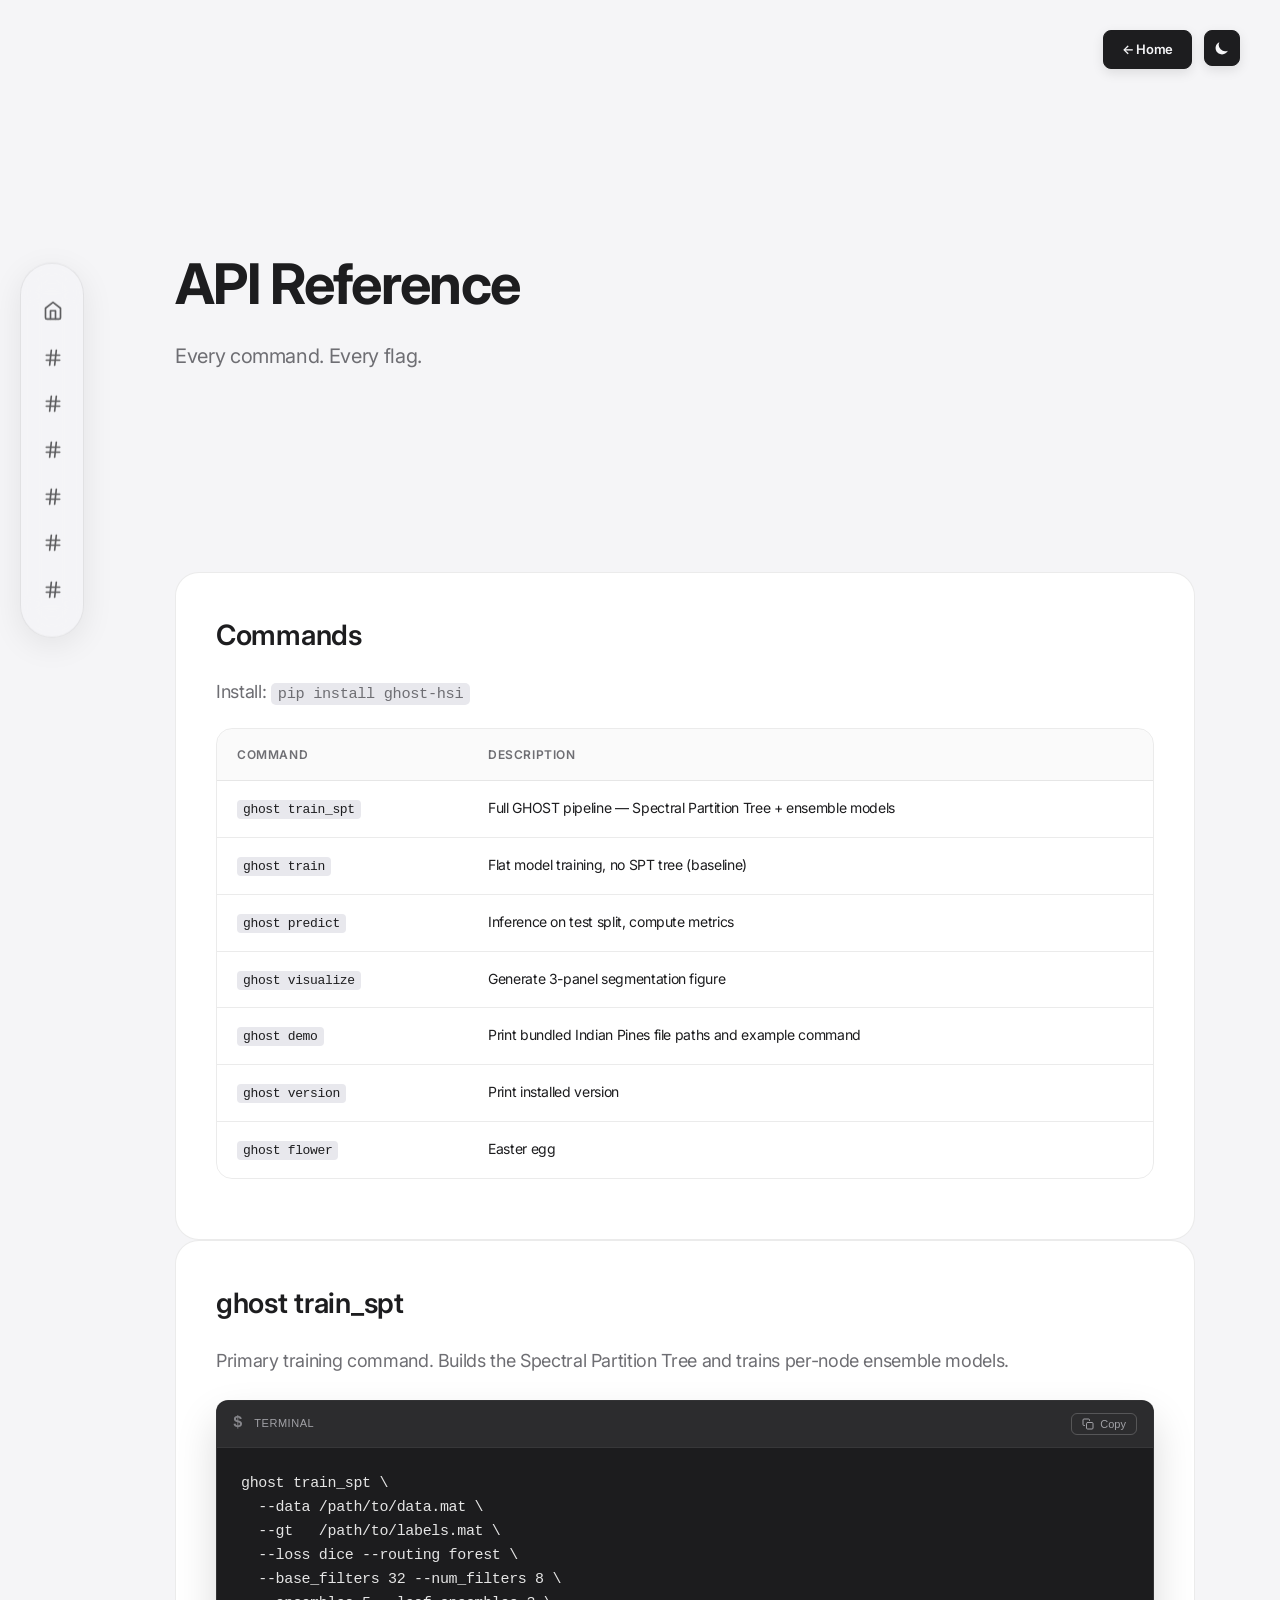
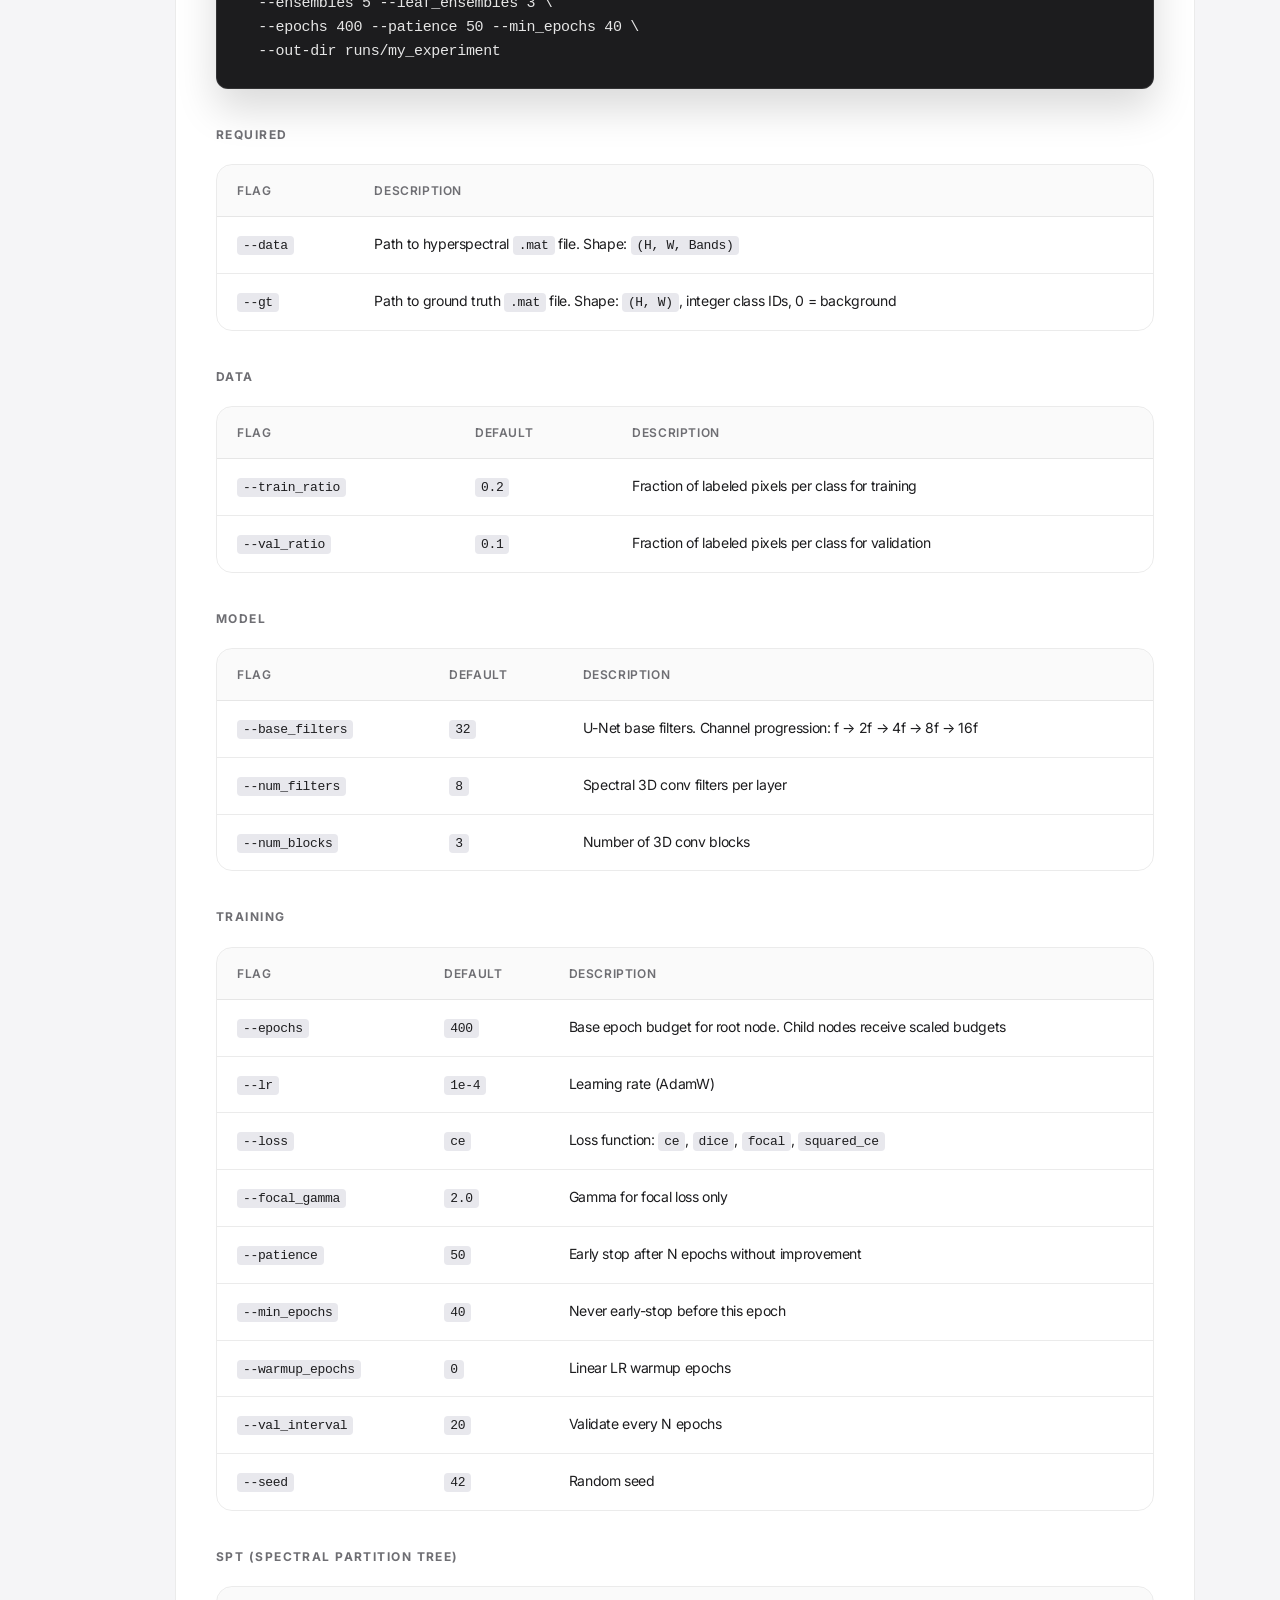
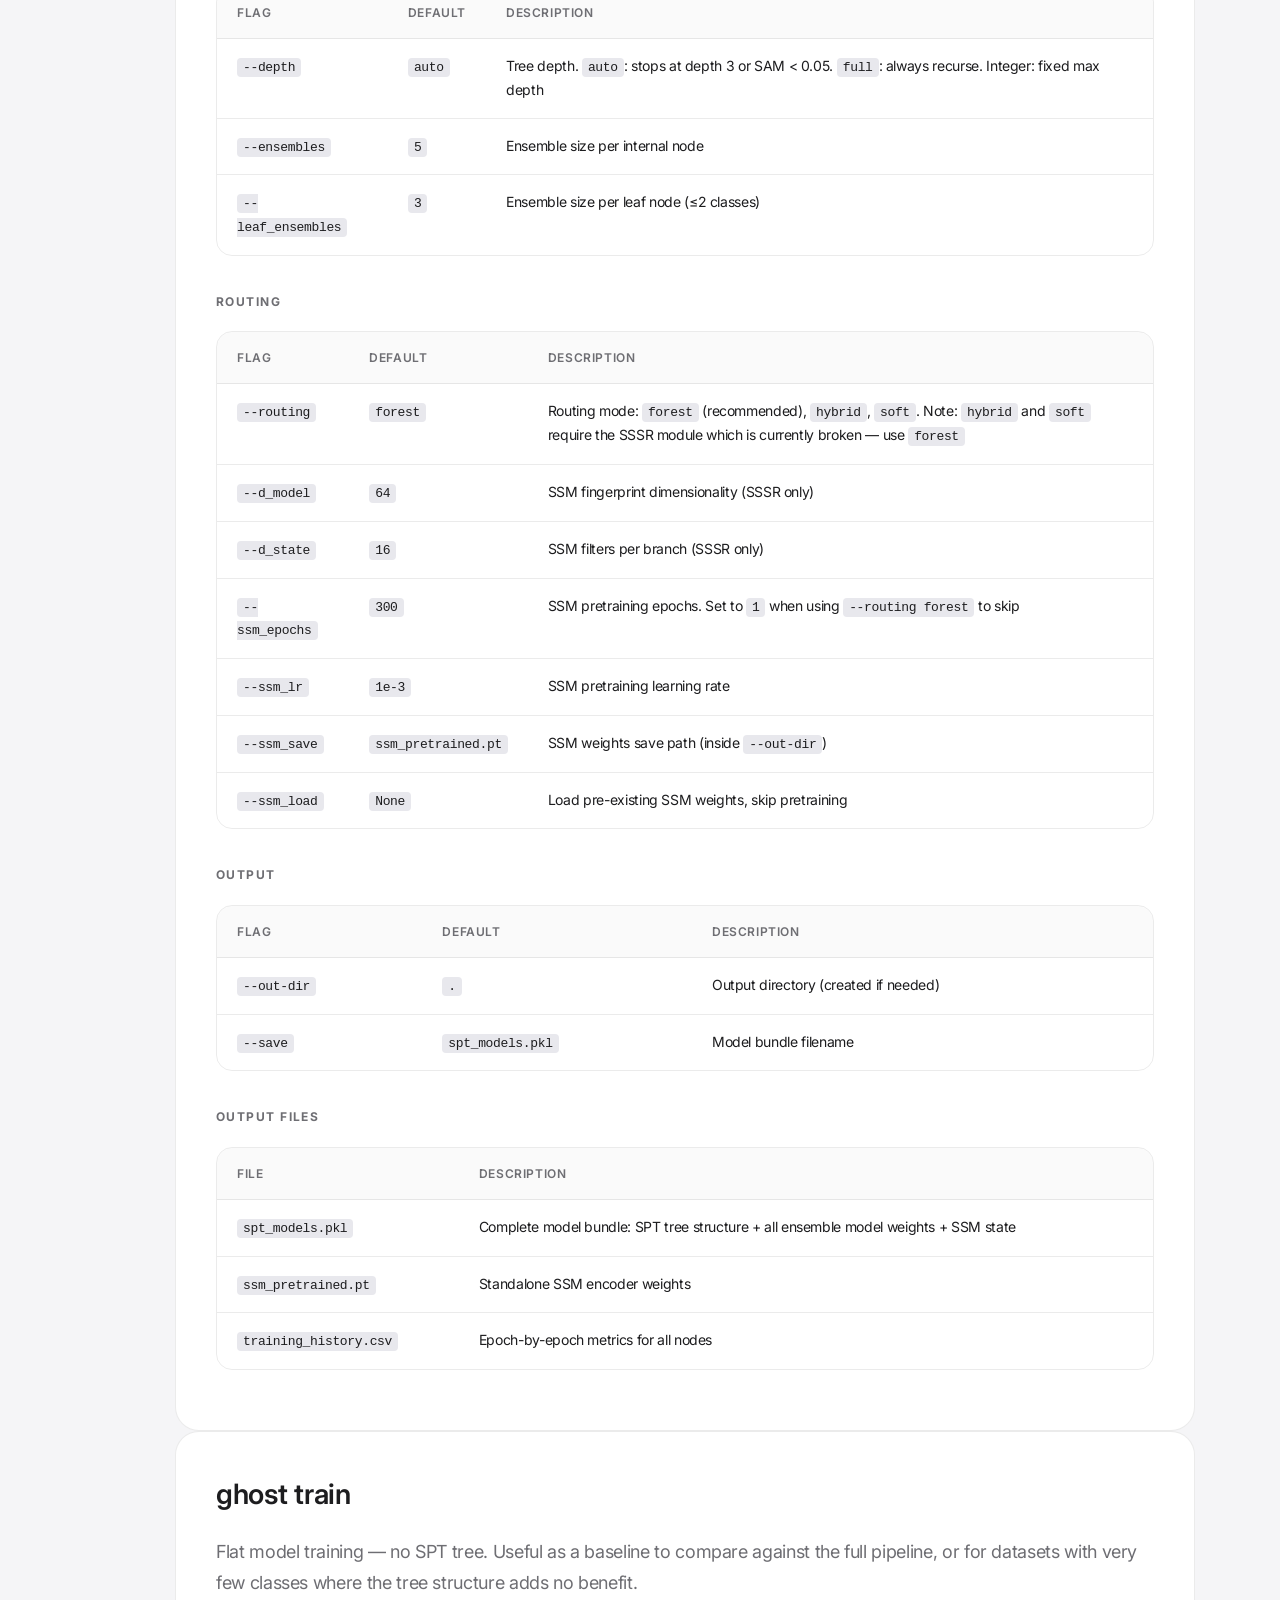
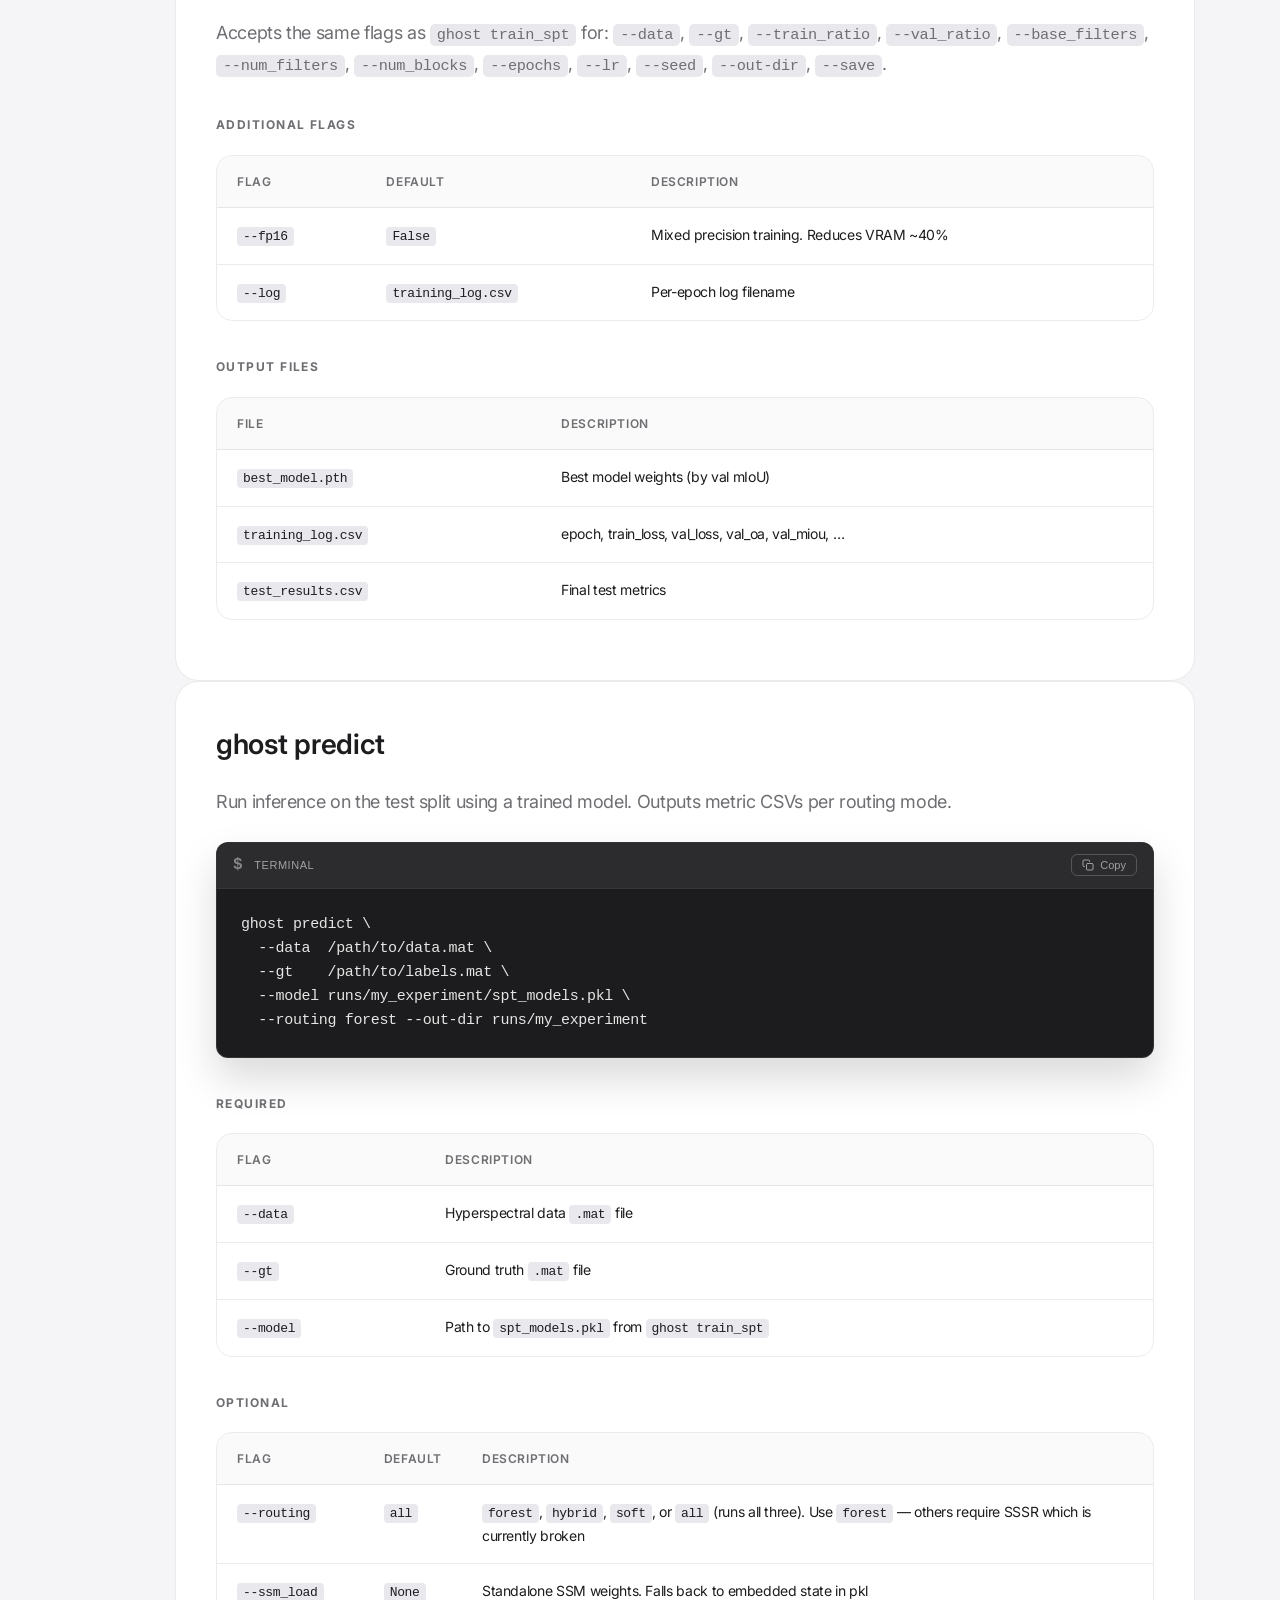
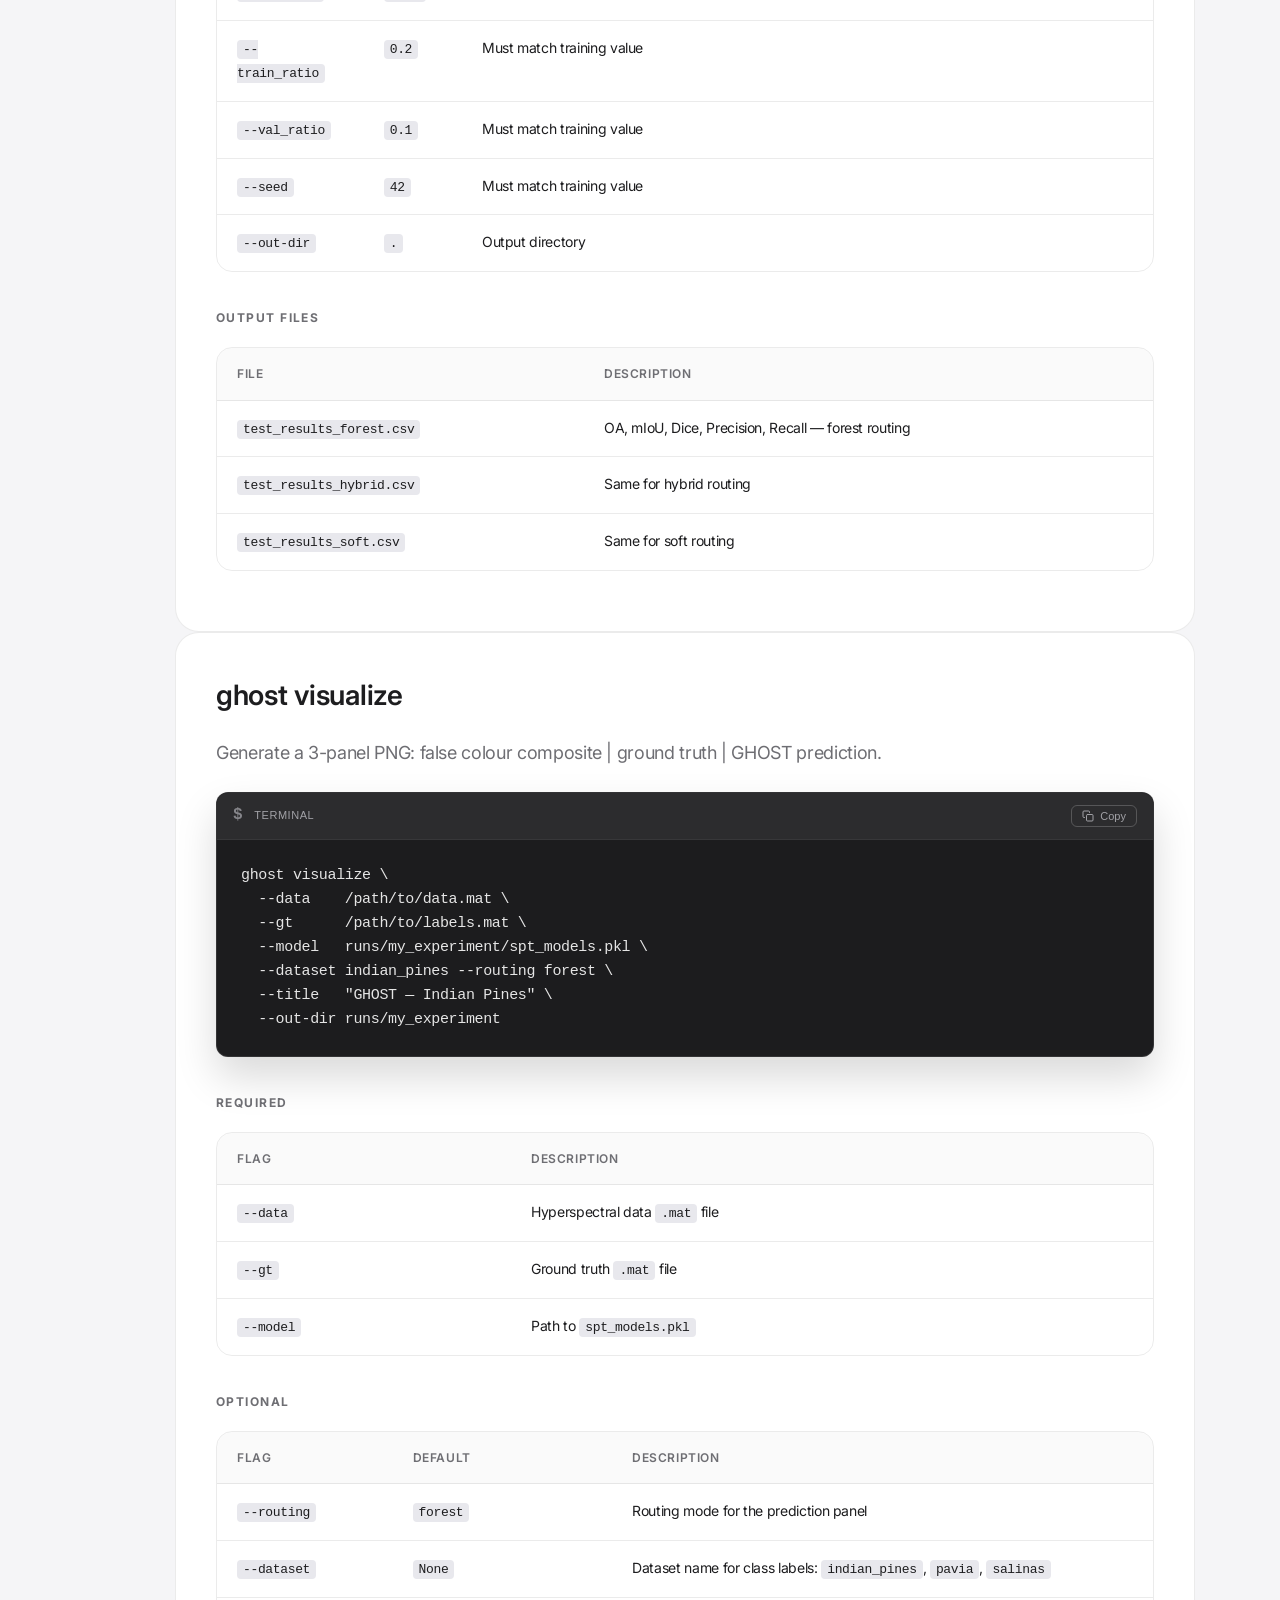
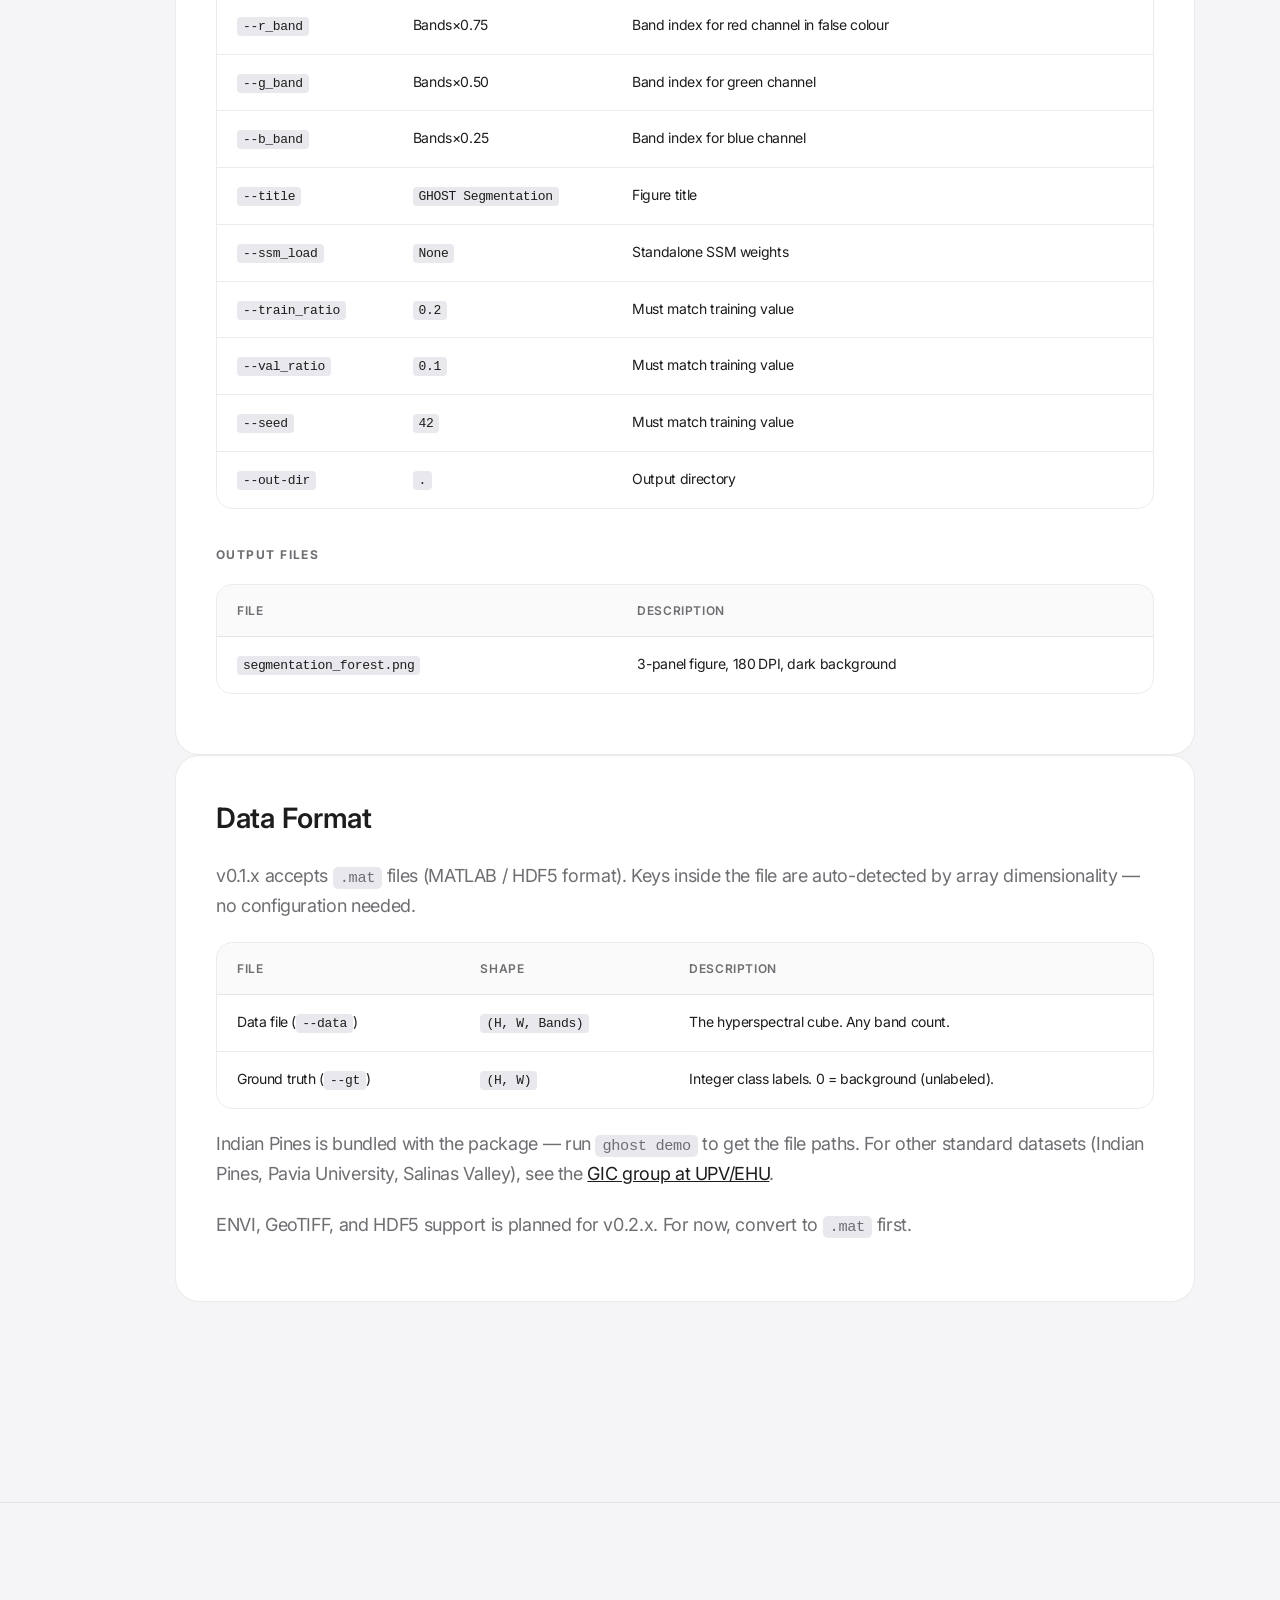
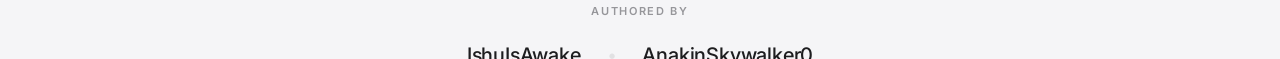
<file: api.html>
<!DOCTYPE html>
<html lang="en">

<head>
    <meta charset="UTF-8">
    <meta name="viewport" content="width=device-width, initial-scale=1.0">
    <title>GHOST | API Reference</title>
    <meta name="description" content="GHOST CLI API Reference — all commands and flags.">
    <link rel="stylesheet" href="style.css">
</head>

<body class="api-page">

    <div class="top-bar">
        <a href="index.html" class="top-btn">&#8592; Home</a>
        <button class="top-btn-icon" id="theme-toggle" aria-label="Toggle appearance">
            <svg id="theme-toggle-dark-icon" viewBox="0 0 20 20" xmlns="http://www.w3.org/2000/svg">
                <path d="M17.293 13.293A8 8 0 016.707 2.707a8.001 8.001 0 1010.586 10.586z"></path>
            </svg>
            <svg id="theme-toggle-light-icon" viewBox="0 0 20 20" xmlns="http://www.w3.org/2000/svg" style="display:none;">
                <path d="M10 2a1 1 0 011 1v1a1 1 0 11-2 0V3a1 1 0 011-1zm4 8a4 4 0 11-8 0 4 4 0 018 0zm-.464 4.95l.707.707a1 1 0 001.414-1.414l-.707-.707a1 1 0 00-1.414 1.414zm2.12-10.607a1 1 0 010 1.414l-.706.707a1 1 0 11-1.414-1.414l.707-.707a1 1 0 011.414 0zM17 11a1 1 0 100-2h-1a1 1 0 100 2h1zm-7 4a1 1 0 011 1v1a1 1 0 11-2 0v-1a1 1 0 011-1zM5.05 6.464A1 1 0 106.465 5.05l-.708-.707a1 1 0 00-1.414 1.414l.707.707zm1.414 8.486l-.707.707a1 1 0 01-1.414-1.414l.707-.707a1 1 0 011.414 1.414zM4 11a1 1 0 100-2H3a1 1 0 000 2h1z" fill-rule="evenodd" clip-rule="evenodd"></path>
            </svg>
        </button>
    </div>

    <nav>
        <a href="index.html">
            <svg width="20" height="20" viewBox="0 0 24 24" fill="none" stroke="currentColor" stroke-width="2"
                stroke-linecap="round" stroke-linejoin="round">
                <path d="m3 9 9-7 9 7v11a2 2 0 0 1-2 2H5a2 2 0 0 1-2-2z"></path>
                <polyline points="9 22 9 12 15 12 15 22"></polyline>
            </svg>
            <span>Home</span>
        </a>
        <a href="#commands" data-toc="commands">
            <svg width="20" height="20" viewBox="0 0 24 24" fill="none" stroke="currentColor" stroke-width="2"
                stroke-linecap="round" stroke-linejoin="round">
                <line x1="4" y1="9" x2="20" y2="9"></line>
                <line x1="4" y1="15" x2="20" y2="15"></line>
                <line x1="10" y1="3" x2="8" y2="21"></line>
                <line x1="16" y1="3" x2="14" y2="21"></line>
            </svg>
            <span>Commands</span>
        </a>
        <a href="#train-spt" data-toc="train-spt">
            <svg width="20" height="20" viewBox="0 0 24 24" fill="none" stroke="currentColor" stroke-width="2"
                stroke-linecap="round" stroke-linejoin="round">
                <line x1="4" y1="9" x2="20" y2="9"></line>
                <line x1="4" y1="15" x2="20" y2="15"></line>
                <line x1="10" y1="3" x2="8" y2="21"></line>
                <line x1="16" y1="3" x2="14" y2="21"></line>
            </svg>
            <span>train_spt</span>
        </a>
        <a href="#train" data-toc="train">
            <svg width="20" height="20" viewBox="0 0 24 24" fill="none" stroke="currentColor" stroke-width="2"
                stroke-linecap="round" stroke-linejoin="round">
                <line x1="4" y1="9" x2="20" y2="9"></line>
                <line x1="4" y1="15" x2="20" y2="15"></line>
                <line x1="10" y1="3" x2="8" y2="21"></line>
                <line x1="16" y1="3" x2="14" y2="21"></line>
            </svg>
            <span>train</span>
        </a>
        <a href="#predict" data-toc="predict">
            <svg width="20" height="20" viewBox="0 0 24 24" fill="none" stroke="currentColor" stroke-width="2"
                stroke-linecap="round" stroke-linejoin="round">
                <line x1="4" y1="9" x2="20" y2="9"></line>
                <line x1="4" y1="15" x2="20" y2="15"></line>
                <line x1="10" y1="3" x2="8" y2="21"></line>
                <line x1="16" y1="3" x2="14" y2="21"></line>
            </svg>
            <span>predict</span>
        </a>
        <a href="#visualize" data-toc="visualize">
            <svg width="20" height="20" viewBox="0 0 24 24" fill="none" stroke="currentColor" stroke-width="2"
                stroke-linecap="round" stroke-linejoin="round">
                <line x1="4" y1="9" x2="20" y2="9"></line>
                <line x1="4" y1="15" x2="20" y2="15"></line>
                <line x1="10" y1="3" x2="8" y2="21"></line>
                <line x1="16" y1="3" x2="14" y2="21"></line>
            </svg>
            <span>visualize</span>
        </a>
        <a href="#data-format" data-toc="data-format">
            <svg width="20" height="20" viewBox="0 0 24 24" fill="none" stroke="currentColor" stroke-width="2"
                stroke-linecap="round" stroke-linejoin="round">
                <line x1="4" y1="9" x2="20" y2="9"></line>
                <line x1="4" y1="15" x2="20" y2="15"></line>
                <line x1="10" y1="3" x2="8" y2="21"></line>
                <line x1="16" y1="3" x2="14" y2="21"></line>
            </svg>
            <span>Data Format</span>
        </a>
    </nav>

    <main class="docs-main">
        <div class="docs-container">

            <section class="docs-header">
                <h1>API Reference</h1>
                <p class="subtitle">Every command. Every flag.</p>
            </section>

            <!-- Commands Overview -->
            <div class="docs-card" id="commands" data-section="commands">
                <h2>Commands</h2>
                <p>Install: <code>pip install ghost-hsi</code></p>
                <div class="api-table-wrapper">
                    <table class="api-table">
                        <thead>
                            <tr><th>Command</th><th>Description</th></tr>
                        </thead>
                        <tbody>
                            <tr><td><code>ghost train_spt</code></td><td>Full GHOST pipeline — Spectral Partition Tree + ensemble models</td></tr>
                            <tr><td><code>ghost train</code></td><td>Flat model training, no SPT tree (baseline)</td></tr>
                            <tr><td><code>ghost predict</code></td><td>Inference on test split, compute metrics</td></tr>
                            <tr><td><code>ghost visualize</code></td><td>Generate 3-panel segmentation figure</td></tr>
                            <tr><td><code>ghost demo</code></td><td>Print bundled Indian Pines file paths and example command</td></tr>
                            <tr><td><code>ghost version</code></td><td>Print installed version</td></tr>
                            <tr><td><code>ghost flower</code></td><td>Easter egg</td></tr>
                        </tbody>
                    </table>
                </div>
            </div>

            <!-- ghost train_spt -->
            <div class="docs-card" id="train-spt" data-section="train-spt">
                <h2>ghost train_spt</h2>
                <p>Primary training command. Builds the Spectral Partition Tree and trains per-node ensemble models.</p>
                <div class="terminal-window" style="margin: 24px 0;">
                    <div class="terminal-header">
                        <div class="terminal-controls">
                            <span class="terminal-prompt">$</span>
                            <span class="terminal-title">Terminal</span>
                        </div>
                        <button class="terminal-copy-btn" data-copy-target="api-train-spt-example">
                            <svg width="12" height="12" viewBox="0 0 24 24" fill="none" stroke="currentColor"
                                stroke-width="2" stroke-linecap="round" stroke-linejoin="round">
                                <rect x="9" y="9" width="13" height="13" rx="2" ry="2"></rect>
                                <path d="M5 15H4a2 2 0 0 1-2-2V4a2 2 0 0 1 2-2h9a2 2 0 0 1 2 2v1"></path>
                            </svg>
                            <span>Copy</span>
                        </button>
                    </div>
                    <pre><code id="api-train-spt-example">ghost train_spt \
  --data /path/to/data.mat \
  --gt   /path/to/labels.mat \
  --loss dice --routing forest \
  --base_filters 32 --num_filters 8 \
  --ensembles 5 --leaf_ensembles 3 \
  --epochs 400 --patience 50 --min_epochs 40 \
  --out-dir runs/my_experiment</code></pre>
                </div>

                <h3 class="flag-group-title">Required</h3>
                <div class="api-table-wrapper">
                    <table class="api-table">
                        <thead><tr><th>Flag</th><th>Description</th></tr></thead>
                        <tbody>
                            <tr><td><code>--data</code></td><td>Path to hyperspectral <code>.mat</code> file. Shape: <code>(H, W, Bands)</code></td></tr>
                            <tr><td><code>--gt</code></td><td>Path to ground truth <code>.mat</code> file. Shape: <code>(H, W)</code>, integer class IDs, 0 = background</td></tr>
                        </tbody>
                    </table>
                </div>

                <h3 class="flag-group-title">Data</h3>
                <div class="api-table-wrapper">
                    <table class="api-table">
                        <thead><tr><th>Flag</th><th>Default</th><th>Description</th></tr></thead>
                        <tbody>
                            <tr><td><code>--train_ratio</code></td><td><code>0.2</code></td><td>Fraction of labeled pixels per class for training</td></tr>
                            <tr><td><code>--val_ratio</code></td><td><code>0.1</code></td><td>Fraction of labeled pixels per class for validation</td></tr>
                        </tbody>
                    </table>
                </div>

                <h3 class="flag-group-title">Model</h3>
                <div class="api-table-wrapper">
                    <table class="api-table">
                        <thead><tr><th>Flag</th><th>Default</th><th>Description</th></tr></thead>
                        <tbody>
                            <tr><td><code>--base_filters</code></td><td><code>32</code></td><td>U-Net base filters. Channel progression: f &rarr; 2f &rarr; 4f &rarr; 8f &rarr; 16f</td></tr>
                            <tr><td><code>--num_filters</code></td><td><code>8</code></td><td>Spectral 3D conv filters per layer</td></tr>
                            <tr><td><code>--num_blocks</code></td><td><code>3</code></td><td>Number of 3D conv blocks</td></tr>
                        </tbody>
                    </table>
                </div>

                <h3 class="flag-group-title">Training</h3>
                <div class="api-table-wrapper">
                    <table class="api-table">
                        <thead><tr><th>Flag</th><th>Default</th><th>Description</th></tr></thead>
                        <tbody>
                            <tr><td><code>--epochs</code></td><td><code>400</code></td><td>Base epoch budget for root node. Child nodes receive scaled budgets</td></tr>
                            <tr><td><code>--lr</code></td><td><code>1e-4</code></td><td>Learning rate (AdamW)</td></tr>
                            <tr><td><code>--loss</code></td><td><code>ce</code></td><td>Loss function: <code>ce</code>, <code>dice</code>, <code>focal</code>, <code>squared_ce</code></td></tr>
                            <tr><td><code>--focal_gamma</code></td><td><code>2.0</code></td><td>Gamma for focal loss only</td></tr>
                            <tr><td><code>--patience</code></td><td><code>50</code></td><td>Early stop after N epochs without improvement</td></tr>
                            <tr><td><code>--min_epochs</code></td><td><code>40</code></td><td>Never early-stop before this epoch</td></tr>
                            <tr><td><code>--warmup_epochs</code></td><td><code>0</code></td><td>Linear LR warmup epochs</td></tr>
                            <tr><td><code>--val_interval</code></td><td><code>20</code></td><td>Validate every N epochs</td></tr>
                            <tr><td><code>--seed</code></td><td><code>42</code></td><td>Random seed</td></tr>
                        </tbody>
                    </table>
                </div>

                <h3 class="flag-group-title">SPT (Spectral Partition Tree)</h3>
                <div class="api-table-wrapper">
                    <table class="api-table">
                        <thead><tr><th>Flag</th><th>Default</th><th>Description</th></tr></thead>
                        <tbody>
                            <tr><td><code>--depth</code></td><td><code>auto</code></td><td>Tree depth. <code>auto</code>: stops at depth 3 or SAM &lt; 0.05. <code>full</code>: always recurse. Integer: fixed max depth</td></tr>
                            <tr><td><code>--ensembles</code></td><td><code>5</code></td><td>Ensemble size per internal node</td></tr>
                            <tr><td><code>--leaf_ensembles</code></td><td><code>3</code></td><td>Ensemble size per leaf node (&le;2 classes)</td></tr>
                        </tbody>
                    </table>
                </div>

                <h3 class="flag-group-title">Routing</h3>
                <div class="api-table-wrapper">
                    <table class="api-table">
                        <thead><tr><th>Flag</th><th>Default</th><th>Description</th></tr></thead>
                        <tbody>
                            <tr><td><code>--routing</code></td><td><code>forest</code></td><td>Routing mode: <code>forest</code> (recommended), <code>hybrid</code>, <code>soft</code>. Note: <code>hybrid</code> and <code>soft</code> require the SSSR module which is currently broken — use <code>forest</code></td></tr>
                            <tr><td><code>--d_model</code></td><td><code>64</code></td><td>SSM fingerprint dimensionality (SSSR only)</td></tr>
                            <tr><td><code>--d_state</code></td><td><code>16</code></td><td>SSM filters per branch (SSSR only)</td></tr>
                            <tr><td><code>--ssm_epochs</code></td><td><code>300</code></td><td>SSM pretraining epochs. Set to <code>1</code> when using <code>--routing forest</code> to skip</td></tr>
                            <tr><td><code>--ssm_lr</code></td><td><code>1e-3</code></td><td>SSM pretraining learning rate</td></tr>
                            <tr><td><code>--ssm_save</code></td><td><code>ssm_pretrained.pt</code></td><td>SSM weights save path (inside <code>--out-dir</code>)</td></tr>
                            <tr><td><code>--ssm_load</code></td><td><code>None</code></td><td>Load pre-existing SSM weights, skip pretraining</td></tr>
                        </tbody>
                    </table>
                </div>

                <h3 class="flag-group-title">Output</h3>
                <div class="api-table-wrapper">
                    <table class="api-table">
                        <thead><tr><th>Flag</th><th>Default</th><th>Description</th></tr></thead>
                        <tbody>
                            <tr><td><code>--out-dir</code></td><td><code>.</code></td><td>Output directory (created if needed)</td></tr>
                            <tr><td><code>--save</code></td><td><code>spt_models.pkl</code></td><td>Model bundle filename</td></tr>
                        </tbody>
                    </table>
                </div>

                <h3 class="flag-group-title">Output Files</h3>
                <div class="api-table-wrapper">
                    <table class="api-table">
                        <thead><tr><th>File</th><th>Description</th></tr></thead>
                        <tbody>
                            <tr><td><code>spt_models.pkl</code></td><td>Complete model bundle: SPT tree structure + all ensemble model weights + SSM state</td></tr>
                            <tr><td><code>ssm_pretrained.pt</code></td><td>Standalone SSM encoder weights</td></tr>
                            <tr><td><code>training_history.csv</code></td><td>Epoch-by-epoch metrics for all nodes</td></tr>
                        </tbody>
                    </table>
                </div>
            </div>

            <!-- ghost train -->
            <div class="docs-card" id="train" data-section="train">
                <h2>ghost train</h2>
                <p>Flat model training — no SPT tree. Useful as a baseline to compare against the full pipeline, or for datasets with very few classes where the tree structure adds no benefit.</p>
                <p>Accepts the same flags as <code>ghost train_spt</code> for: <code>--data</code>, <code>--gt</code>, <code>--train_ratio</code>, <code>--val_ratio</code>, <code>--base_filters</code>, <code>--num_filters</code>, <code>--num_blocks</code>, <code>--epochs</code>, <code>--lr</code>, <code>--seed</code>, <code>--out-dir</code>, <code>--save</code>.</p>

                <h3 class="flag-group-title">Additional Flags</h3>
                <div class="api-table-wrapper">
                    <table class="api-table">
                        <thead><tr><th>Flag</th><th>Default</th><th>Description</th></tr></thead>
                        <tbody>
                            <tr><td><code>--fp16</code></td><td><code>False</code></td><td>Mixed precision training. Reduces VRAM ~40%</td></tr>
                            <tr><td><code>--log</code></td><td><code>training_log.csv</code></td><td>Per-epoch log filename</td></tr>
                        </tbody>
                    </table>
                </div>

                <h3 class="flag-group-title">Output Files</h3>
                <div class="api-table-wrapper">
                    <table class="api-table">
                        <thead><tr><th>File</th><th>Description</th></tr></thead>
                        <tbody>
                            <tr><td><code>best_model.pth</code></td><td>Best model weights (by val mIoU)</td></tr>
                            <tr><td><code>training_log.csv</code></td><td>epoch, train_loss, val_loss, val_oa, val_miou, &hellip;</td></tr>
                            <tr><td><code>test_results.csv</code></td><td>Final test metrics</td></tr>
                        </tbody>
                    </table>
                </div>
            </div>

            <!-- ghost predict -->
            <div class="docs-card" id="predict" data-section="predict">
                <h2>ghost predict</h2>
                <p>Run inference on the test split using a trained model. Outputs metric CSVs per routing mode.</p>
                <div class="terminal-window" style="margin: 24px 0;">
                    <div class="terminal-header">
                        <div class="terminal-controls">
                            <span class="terminal-prompt">$</span>
                            <span class="terminal-title">Terminal</span>
                        </div>
                        <button class="terminal-copy-btn" data-copy-target="api-predict-example">
                            <svg width="12" height="12" viewBox="0 0 24 24" fill="none" stroke="currentColor"
                                stroke-width="2" stroke-linecap="round" stroke-linejoin="round">
                                <rect x="9" y="9" width="13" height="13" rx="2" ry="2"></rect>
                                <path d="M5 15H4a2 2 0 0 1-2-2V4a2 2 0 0 1 2-2h9a2 2 0 0 1 2 2v1"></path>
                            </svg>
                            <span>Copy</span>
                        </button>
                    </div>
                    <pre><code id="api-predict-example">ghost predict \
  --data  /path/to/data.mat \
  --gt    /path/to/labels.mat \
  --model runs/my_experiment/spt_models.pkl \
  --routing forest --out-dir runs/my_experiment</code></pre>
                </div>

                <h3 class="flag-group-title">Required</h3>
                <div class="api-table-wrapper">
                    <table class="api-table">
                        <thead><tr><th>Flag</th><th>Description</th></tr></thead>
                        <tbody>
                            <tr><td><code>--data</code></td><td>Hyperspectral data <code>.mat</code> file</td></tr>
                            <tr><td><code>--gt</code></td><td>Ground truth <code>.mat</code> file</td></tr>
                            <tr><td><code>--model</code></td><td>Path to <code>spt_models.pkl</code> from <code>ghost train_spt</code></td></tr>
                        </tbody>
                    </table>
                </div>

                <h3 class="flag-group-title">Optional</h3>
                <div class="api-table-wrapper">
                    <table class="api-table">
                        <thead><tr><th>Flag</th><th>Default</th><th>Description</th></tr></thead>
                        <tbody>
                            <tr><td><code>--routing</code></td><td><code>all</code></td><td><code>forest</code>, <code>hybrid</code>, <code>soft</code>, or <code>all</code> (runs all three). Use <code>forest</code> — others require SSSR which is currently broken</td></tr>
                            <tr><td><code>--ssm_load</code></td><td><code>None</code></td><td>Standalone SSM weights. Falls back to embedded state in pkl</td></tr>
                            <tr><td><code>--train_ratio</code></td><td><code>0.2</code></td><td>Must match training value</td></tr>
                            <tr><td><code>--val_ratio</code></td><td><code>0.1</code></td><td>Must match training value</td></tr>
                            <tr><td><code>--seed</code></td><td><code>42</code></td><td>Must match training value</td></tr>
                            <tr><td><code>--out-dir</code></td><td><code>.</code></td><td>Output directory</td></tr>
                        </tbody>
                    </table>
                </div>

                <h3 class="flag-group-title">Output Files</h3>
                <div class="api-table-wrapper">
                    <table class="api-table">
                        <thead><tr><th>File</th><th>Description</th></tr></thead>
                        <tbody>
                            <tr><td><code>test_results_forest.csv</code></td><td>OA, mIoU, Dice, Precision, Recall — forest routing</td></tr>
                            <tr><td><code>test_results_hybrid.csv</code></td><td>Same for hybrid routing</td></tr>
                            <tr><td><code>test_results_soft.csv</code></td><td>Same for soft routing</td></tr>
                        </tbody>
                    </table>
                </div>
            </div>

            <!-- ghost visualize -->
            <div class="docs-card" id="visualize" data-section="visualize">
                <h2>ghost visualize</h2>
                <p>Generate a 3-panel PNG: false colour composite | ground truth | GHOST prediction.</p>
                <div class="terminal-window" style="margin: 24px 0;">
                    <div class="terminal-header">
                        <div class="terminal-controls">
                            <span class="terminal-prompt">$</span>
                            <span class="terminal-title">Terminal</span>
                        </div>
                        <button class="terminal-copy-btn" data-copy-target="api-visualize-example">
                            <svg width="12" height="12" viewBox="0 0 24 24" fill="none" stroke="currentColor"
                                stroke-width="2" stroke-linecap="round" stroke-linejoin="round">
                                <rect x="9" y="9" width="13" height="13" rx="2" ry="2"></rect>
                                <path d="M5 15H4a2 2 0 0 1-2-2V4a2 2 0 0 1 2-2h9a2 2 0 0 1 2 2v1"></path>
                            </svg>
                            <span>Copy</span>
                        </button>
                    </div>
                    <pre><code id="api-visualize-example">ghost visualize \
  --data    /path/to/data.mat \
  --gt      /path/to/labels.mat \
  --model   runs/my_experiment/spt_models.pkl \
  --dataset indian_pines --routing forest \
  --title   "GHOST — Indian Pines" \
  --out-dir runs/my_experiment</code></pre>
                </div>

                <h3 class="flag-group-title">Required</h3>
                <div class="api-table-wrapper">
                    <table class="api-table">
                        <thead><tr><th>Flag</th><th>Description</th></tr></thead>
                        <tbody>
                            <tr><td><code>--data</code></td><td>Hyperspectral data <code>.mat</code> file</td></tr>
                            <tr><td><code>--gt</code></td><td>Ground truth <code>.mat</code> file</td></tr>
                            <tr><td><code>--model</code></td><td>Path to <code>spt_models.pkl</code></td></tr>
                        </tbody>
                    </table>
                </div>

                <h3 class="flag-group-title">Optional</h3>
                <div class="api-table-wrapper">
                    <table class="api-table">
                        <thead><tr><th>Flag</th><th>Default</th><th>Description</th></tr></thead>
                        <tbody>
                            <tr><td><code>--routing</code></td><td><code>forest</code></td><td>Routing mode for the prediction panel</td></tr>
                            <tr><td><code>--dataset</code></td><td><code>None</code></td><td>Dataset name for class labels: <code>indian_pines</code>, <code>pavia</code>, <code>salinas</code></td></tr>
                            <tr><td><code>--r_band</code></td><td>Bands&times;0.75</td><td>Band index for red channel in false colour</td></tr>
                            <tr><td><code>--g_band</code></td><td>Bands&times;0.50</td><td>Band index for green channel</td></tr>
                            <tr><td><code>--b_band</code></td><td>Bands&times;0.25</td><td>Band index for blue channel</td></tr>
                            <tr><td><code>--title</code></td><td><code>GHOST Segmentation</code></td><td>Figure title</td></tr>
                            <tr><td><code>--ssm_load</code></td><td><code>None</code></td><td>Standalone SSM weights</td></tr>
                            <tr><td><code>--train_ratio</code></td><td><code>0.2</code></td><td>Must match training value</td></tr>
                            <tr><td><code>--val_ratio</code></td><td><code>0.1</code></td><td>Must match training value</td></tr>
                            <tr><td><code>--seed</code></td><td><code>42</code></td><td>Must match training value</td></tr>
                            <tr><td><code>--out-dir</code></td><td><code>.</code></td><td>Output directory</td></tr>
                        </tbody>
                    </table>
                </div>

                <h3 class="flag-group-title">Output Files</h3>
                <div class="api-table-wrapper">
                    <table class="api-table">
                        <thead><tr><th>File</th><th>Description</th></tr></thead>
                        <tbody>
                            <tr><td><code>segmentation_forest.png</code></td><td>3-panel figure, 180&thinsp;DPI, dark background</td></tr>
                        </tbody>
                    </table>
                </div>
            </div>

            <!-- Data Format -->
            <div class="docs-card" id="data-format" data-section="data-format">
                <h2>Data Format</h2>
                <p>v0.1.x accepts <code>.mat</code> files (MATLAB / HDF5 format). Keys inside the file are auto-detected by array dimensionality — no configuration needed.</p>
                <div class="api-table-wrapper">
                    <table class="api-table">
                        <thead><tr><th>File</th><th>Shape</th><th>Description</th></tr></thead>
                        <tbody>
                            <tr><td>Data file (<code>--data</code>)</td><td><code>(H, W, Bands)</code></td><td>The hyperspectral cube. Any band count.</td></tr>
                            <tr><td>Ground truth (<code>--gt</code>)</td><td><code>(H, W)</code></td><td>Integer class labels. 0 = background (unlabeled).</td></tr>
                        </tbody>
                    </table>
                </div>
                <p style="margin-top: 20px;">Indian Pines is bundled with the package — run <code>ghost demo</code> to get the file paths. For other standard datasets (Indian Pines, Pavia University, Salinas Valley), see the <a href="http://www.ehu.eus/ccwintco/index.php/Hyperspectral_Remote_Sensing_Scenes" target="_blank" style="color: var(--text-primary); text-decoration: underline;">GIC group at UPV/EHU</a>.</p>
                <p style="margin-top: 12px;">ENVI, GeoTIFF, and HDF5 support is planned for v0.2.x. For now, convert to <code>.mat</code> first.</p>
            </div>

        </div>
    </main>

    <footer>
        <div class="docs-container footer-content">
            <div class="footer-authors">
                <span class="footer-label">Authored by</span>
                <div class="author-links">
                    <a href="https://github.com/IshuIsAwake" target="_blank">IshuIsAwake</a>
                    <span class="author-separator">&bull;</span>
                    <a href="https://github.com/AnakinSkywalker0" target="_blank">AnakinSkywalker0</a>
                </div>
            </div>
        </div>
    </footer>

    <script src="script.js"></script>
</body>

</html>
</file>
<file: style.css>
@import url('https://fonts.googleapis.com/css2?family=Inter:wght@300;400;500;600;700&display=swap');

:root {
    --bg-white: #f5f5f7;       
    --bg-soft: #ffffff;        
    --text-primary: #1d1d1f;
    --text-secondary: #6e6e73;
    --accent-blue: #000000;    /* Strict Black */
    --border-color: rgba(0, 0, 0, 0.08);
    --glass-bg: rgba(245, 245, 247, 0.82);
    --code-bg: #e8e8ed;
}

[data-theme="dark"] {
    --bg-white: #000000;       /* Pure Black */
    --bg-soft: #0a0a0a;        /* Near Black */
    --text-primary: #ffffff;   /* Pure White */
    --text-secondary: #86868b;
    --accent-blue: #ffffff;    /* Strict White */
    --border-color: rgba(255, 255, 255, 0.12);
    --glass-bg: rgba(0, 0, 0, 0.85);
    --code-bg: #161617;
}

* {
    margin: 0;
    padding: 0;
    box-sizing: border-box;
    -webkit-font-smoothing: antialiased;
}

body {
    background-color: var(--bg-white);
    color: var(--text-primary);
    font-family: "SF Pro Display", "SF Pro Icons", "Apple Inter", "Inter", "Helvetica Neue", Helvetica, Arial, sans-serif;
    line-height: 1.47059;
    font-weight: 400;
    letter-spacing: -0.022em;
}

/* Vertical Sidebar Glassmorphism */
nav {
    position: fixed;
    top: 50%;
    left: 20px;
    transform: translateY(-50%) translateX(-100px);
    width: 64px;
    height: auto;
    background: var(--glass-bg);
    backdrop-filter: saturate(180%) blur(20px);
    z-index: 9999;
    border: 1px solid var(--border-color);
    border-radius: 32px;
    display: flex;
    flex-direction: column;
    justify-content: center;
    align-items: flex-start;
    padding: 24px 0;
    box-shadow: 0 8px 32px 0 rgba(0, 0, 0, 0.08);
    transition: width 0.4s cubic-bezier(0.4, 0, 0.2, 1), transform 1s cubic-bezier(0.2, 0.8, 0.2, 1);
    overflow: hidden;
    opacity: 0;
}

nav.loaded {
    transform: translateY(-50%) translateX(0);
    opacity: 1;
}

nav:hover {
    width: 180px;
}

nav a {
    color: var(--text-primary);
    text-decoration: none;
    font-size: 14px;
    opacity: 0.7;
    margin: 12px 0;
    font-weight: 500;
    transition: all 0.3s ease;
    display: flex;
    align-items: center;
    width: 100%;
    padding: 0 22px; /* Stable icon position */
}

nav a svg {
    min-width: 20px; /* Force icon width to prevent shifting */
}

nav a span {
    margin-left: 15px;
    opacity: 0;
    transform: translateX(-10px);
    transition: all 0.3s ease;
    white-space: nowrap;
    pointer-events: none;
}

nav:hover a span {
    opacity: 1;
    transform: translateX(0);
}

nav a:hover {
    opacity: 1;
    color: var(--accent-blue);
}

.theme-toggle {
    background: none;
    border: none;
    cursor: pointer;
    color: var(--text-primary);
    padding: 0 22px; /* Matching the sidebar icon alignment */
    margin-top: 15px;
    width: 100%;
    display: flex;
    align-items: center;
    justify-content: flex-start;
    opacity: 0.7;
    transition: all 0.3s ease;
}

.theme-toggle:hover {
    opacity: 1;
    color: var(--accent-blue);
}

.theme-toggle svg {
    min-width: 20px;
    height: 20px;
    fill: currentColor;
}

.theme-toggle span {
    margin-left: 15px;
    opacity: 0;
    transform: translateX(-10px);
    transition: all 0.3s ease;
    white-space: nowrap;
    pointer-events: none;
}

nav:hover .theme-toggle span {
    opacity: 1;
    transform: translateX(0);
}

/* Layout */
.container {
    max-width: 980px;
    margin: 0 auto;
    padding: 0 22px;
}

header {
    height: 100vh;
    display: flex;
    flex-direction: column;
    justify-content: center;
    align-items: center;
    text-align: center;
    position: relative;
    overflow: hidden;
    opacity: 0;
    transform: translateY(20px);
    transition: all 1.2s cubic-bezier(0.2, 0.8, 0.2, 1);
}

header.loaded {
    opacity: 1;
    transform: translateY(0);
}

/* Preloader */
#preloader {
    position: fixed;
    top: 0;
    left: 0;
    width: 100%;
    height: 100%;
    background: var(--bg-white);
    z-index: 10000;
    display: flex;
    justify-content: center;
    align-items: center;
    transition: opacity 0.8s ease, visibility 0.8s;
}

#preloader.fade-out {
    opacity: 0;
    visibility: hidden;
}

.loader-logo {
    font-size: 64px;
    font-weight: 700;
    letter-spacing: -0.05em;
    color: var(--text-primary);
    opacity: 0;
    transform: scale(0.9);
    filter: blur(10px);
    animation: ghost-entrance 2s cubic-bezier(0.2, 0.8, 0.2, 1) forwards;
}

@keyframes ghost-entrance {
    0% { opacity: 0; transform: scale(0.9); filter: blur(10px); }
    30% { opacity: 1; transform: scale(1); filter: blur(0px); }
    80% { opacity: 1; transform: scale(1); filter: blur(0px); }
    100% { opacity: 0; transform: scale(1.1); filter: blur(5px); }
}

.hero-content {
    position: relative;
    z-index: 2;
}

.hero-content h1 {
    font-size: 110px;
    font-weight: 600;
    letter-spacing: -0.05em;
    margin-bottom: 20px;
    color: var(--text-primary);
}

.hero-subtitle {
    font-size: 20px;
    font-weight: 400;
    color: var(--text-secondary);
    margin-bottom: 60px;
    letter-spacing: 0.02em;
    opacity: 0.8;
}

.hero-tagline {
    font-size: 32px;
    font-weight: 500;
    color: var(--text-primary);
    max-width: 900px;
    margin: 0 auto 20px auto;
    line-height: 1.1;
}

.hero-features {
    font-size: 13px;
    font-weight: 600;
    color: var(--text-secondary);
    text-transform: uppercase;
    letter-spacing: 0.2em;
    margin-bottom: 80px;
    opacity: 0.7;
}

.hero-terminal {
    max-width: 600px;
    margin: 0 auto;
    text-align: left;
}

/* Sections */
section {
    padding: 120px 0;
}

.section-title {
    font-size: 48px;
    font-weight: 600;
    margin-bottom: 60px;
    text-align: center;
    letter-spacing: -0.003em;
}

/* Benchmarks Table */
.table-container {
    background: var(--bg-soft);
    border-radius: 30px;
    border: 1px solid var(--border-color);
    overflow: hidden;
    margin: 0 auto;
    box-shadow: 0 20px 40px rgba(0, 0, 0, 0.05);
}

.benchmark-table {
    width: 100%;
    border-collapse: collapse;
    text-align: left;
    font-size: 16px;
}

.benchmark-table th {
    background: var(--bg-white);
    padding: 24px 30px;
    font-size: 12px;
    font-weight: 600;
    text-transform: uppercase;
    letter-spacing: 0.1em;
    color: var(--text-secondary);
    border-bottom: 1px solid var(--border-color);
}

.benchmark-table td {
    padding: 24px 30px;
    border-bottom: 1px solid var(--border-color);
    color: var(--text-primary);
    font-weight: 500;
}

.benchmark-table tr:last-child td {
    border-bottom: none;
}

.benchmark-table tr:hover {
    background: rgba(255, 255, 255, 0.05);
}

.dataset-name {
    font-weight: 600 !important;
    color: var(--text-primary);
}

[data-theme="dark"] .benchmark-table tr:hover {
    background: rgba(255, 255, 255, 0.02);
}

[data-theme="dark"] .table-container {
    box-shadow: 0 20px 80px rgba(0, 0, 0, 0.3);
}

.table-note {
    font-size: 13px;
    color: var(--text-secondary);
    text-align: center;
    margin-top: 15px;
    opacity: 0.8;
    line-height: 1.6;
}

.table-note strong {
    color: var(--text-primary);
    font-weight: 600;
}

/* Architecture Grid (Cleanup - can keep or remove if unused) */

/* Sections */
section {
    padding: 120px 0;
}

/* Apps Grid */
.apps-grid {
    display: grid;
    grid-template-columns: repeat(auto-fit, minmax(280px, 1fr));
    gap: 40px;
    margin-top: 40px;
}

@media (max-width: 768px) {
    .apps-grid {
        grid-template-columns: 1fr;
    }
}

.app-card {
    background: var(--bg-soft);
    border-radius: 30px;
    border: 1px solid var(--border-color);
    overflow: hidden;
    transition: all 0.4s cubic-bezier(0.4, 0, 0.2, 1);
    box-shadow: 0 10px 30px rgba(0, 0, 0, 0.05);
}

.app-card:hover {
    transform: translateY(-10px);
    box-shadow: 0 20px 50px rgba(255, 255, 255, 0.1);
}

.app-image {
    width: 100%;
    height: 300px;
    overflow: hidden;
    background: #000;
}

.app-image img {
    width: 100%;
    height: 100%;
    object-fit: cover;
    transition: transform 0.8s ease;
}

.app-card:hover .app-image img {
    transform: scale(1.05);
}

.app-info {
    padding: 40px;
}

.app-badge {
    display: inline-block;
    padding: 6px 14px;
    background: transparent;
    color: var(--text-secondary);
    border: 1px solid var(--border-color);
    border-radius: 20px;
    font-size: 11px;
    font-weight: 600;
    text-transform: uppercase;
    letter-spacing: 0.1em;
    margin-bottom: 20px;
}

.app-card h3 {
    font-size: 28px;
    font-weight: 600;
    margin-bottom: 15px;
    letter-spacing: -0.01em;
}

.app-card p {
    font-size: 16px;
    color: var(--text-secondary);
    line-height: 1.6;
}

[data-theme="dark"] .app-card {
    box-shadow: 0 10px 40px rgba(0, 0, 0, 0.4);
}

/* RSSP Detail */
.rssp-container {
    display: flex;
    align-items: center;
    gap: 80px;
    background: var(--bg-soft);
    padding: 80px;
    border-radius: 40px;
    border: 1px solid var(--border-color);
}

/* Top Navigation Bar */
.top-bar {
    position: fixed;
    top: 30px;
    right: 40px;
    z-index: 10001; /* Above preloader and sidebar */
    display: flex;
    gap: 12px;
    opacity: 0;
    transform: translateY(-20px);
    transition: all 0.8s cubic-bezier(0.16, 1, 0.3, 1);
}

.top-bar.loaded {
    opacity: 1;
    transform: translateY(0);
}

.top-btn {
    padding: 8px 18px;
    background: var(--text-primary);
    color: var(--bg-white);
    border: 1px solid var(--text-primary);
    border-radius: 8px;
    text-decoration: none;
    font-size: 13px;
    font-weight: 600;
    transition: all 0.2s ease;
    display: flex;
    align-items: center;
    box-shadow: 0 4px 12px rgba(0, 0, 0, 0.1);
}

.top-btn:hover {
    background: transparent;
    color: var(--text-primary);
    transform: translateY(-1px);
}

/* Secondary Button Style */
.top-btn-secondary {
    background: var(--bg-white);
    color: var(--text-primary);
    border: 1px solid var(--border-color);
}

.top-btn-secondary:hover {
    background: var(--border-color);
}

@media (max-width: 768px) {
    .top-bar {
        top: 20px;
        right: 20px;
        flex-direction: column;
        align-items: flex-end;
        gap: 8px;
    }

    .top-btn {
        padding: 6px 14px;
        font-size: 11px;
    }

    /* Index Scaling */
    .hero-content h1 {
        font-size: 60px;
    }

    .hero-tagline {
        font-size: 24px;
        padding: 0 10px;
    }

    .hero-subtitle {
        font-size: 16px;
        margin-bottom: 40px;
        padding: 0 15px;
    }

    .rssp-content h2 {
        font-size: 32px;
    }

    /* Section Spacing */
    section {
        padding: 60px 0;
    }

    /* App Card Scaling */
    .app-info {
        padding: 24px;
    }

    .app-card h3 {
        font-size: 24px;
    }

    .app-image {
        height: 200px;
    }

    /* Docs/API Scaling */
    .docs-header h1 {
        font-size: 36px;
    }

    .docs-main {
        padding-top: 100px;
    }

    .docs-card {
        padding: 24px;
    }

    .api-table-wrapper {
        overflow-x: auto;
        -webkit-overflow-scrolling: touch;
        margin: 20px -24px;
        padding: 0 24px;
    }

    .api-table {
        min-width: 600px;
    }

    .author-separator {
        display: none;
    }

    .author-links {
        flex-direction: column;
        gap: 10px;
    }

    /* Sidebar to Bottom Bar */
    nav {
        left: 20px;
        right: 20px;
        bottom: 20px;
        top: auto;
        transform: translateY(100px);
        width: calc(100% - 40px);
        height: 60px;
        flex-direction: row;
        justify-content: center;
        padding: 0;
        border-radius: 20px;
    }

    nav.loaded {
        transform: translateY(0);
    }

    nav:hover {
        width: calc(100% - 40px);
    }

    nav a {
        width: auto;
        padding: 0 15px;
        margin: 0;
        justify-content: center;
    }

    nav a span, .theme-toggle span {
        display: none;
    }

    .theme-toggle {
        width: auto;
        padding: 0 15px;
        margin-top: 0;
    }
}

@media (max-width: 900px) {
    .rssp-container {
        flex-direction: column;
        padding: 40px;
    }
}

.rssp-content {
    flex: 1;
}

.rssp-content h2 {
    font-size: 42px;
    font-weight: 600;
    margin-bottom: 25px;
    letter-spacing: -0.02em;
}

.rssp-desc {
    font-size: 18px;
    color: var(--text-secondary);
    margin-bottom: 40px;
    line-height: 1.6;
}

.rssp-features {
    display: grid;
    gap: 30px;
}

.rssp-feature h4 {
    font-size: 16px;
    font-weight: 600;
    margin-bottom: 8px;
    display: flex;
    align-items: center;
    gap: 10px;
}

.rssp-feature h4::before {
    content: '';
    width: 6px;
    height: 6px;
    background: var(--accent-blue);
    border-radius: 50%;
}

.rssp-feature p {
    font-size: 14px;
    color: var(--text-secondary);
}

.rssp-visual {
    flex: 1;
    display: flex;
    justify-content: center;
    align-items: center;
    min-height: 400px;
    perspective: 1000px;
    overflow: hidden;
}

.shapes-container {
    position: relative;
    width: 100%;
    max-width: 400px;
    height: 380px;
    transform-style: preserve-3d;
    margin: 0 auto;
}

.shape-node {
    position: absolute;
    background: rgba(255, 255, 255, 0.05);
    border: 2px solid var(--accent-blue);
    transform-style: preserve-3d;
    opacity: 0;
    box-shadow: 0 0 30px rgba(255, 255, 255, 0.15);
    /* Explicitly centering each node at its 'left' position */
    transform-origin: center;
}

/* Cycle Loop: 6s Total */
.level-0 {
    width: 80px;
    height: 80px;
    top: 20px;
    left: 50%;
    margin-left: -40px; /* Perfect center */
    animation: root-cycle 6s cubic-bezier(0.4, 0, 0.2, 1) infinite;
}

.level-1-left, .level-1-right {
    width: 50px;
    height: 50px;
    top: 160px;
    animation: branch-cycle-1 6s cubic-bezier(0.4, 0, 0.2, 1) infinite;
}

.level-1-left { left: 25%; margin-left: -25px; }
.level-1-right { left: 75%; margin-left: -25px; }

.level-2-1, .level-2-2, .level-2-3, .level-2-4 {
    width: 30px;
    height: 30px;
    top: 280px;
    animation: branch-cycle-2 6s cubic-bezier(0.4, 0, 0.2, 1) infinite;
}

.level-2-1 { left: 12.5%; margin-left: -15px; }
.level-2-2 { left: 37.5%; margin-left: -15px; }
.level-2-3 { left: 62.5%; margin-left: -15px; }
.level-2-4 { left: 87.5%; margin-left: -15px; }

@keyframes root-cycle {
    0%, 10% { opacity: 0; transform: rotateX(45deg) rotateZ(45deg) scale(0); }
    15%, 85% { opacity: 1; transform: rotateX(45deg) rotateZ(45deg) scale(1); }
    90%, 100% { opacity: 0; transform: rotateX(45deg) rotateZ(45deg) scale(0); }
}

@keyframes branch-cycle-1 {
    0%, 30% { opacity: 0; transform: rotateX(45deg) rotateZ(45deg) scale(0); }
    35%, 80% { opacity: 1; transform: rotateX(45deg) rotateZ(45deg) scale(1); }
    85%, 100% { opacity: 0; transform: rotateX(45deg) rotateZ(45deg) scale(0); }
}

@keyframes branch-cycle-2 {
    0%, 50% { opacity: 0; transform: rotateX(45deg) rotateZ(45deg) scale(0); }
    55%, 75% { opacity: 0.8; transform: rotateX(45deg) rotateZ(45deg) scale(1); }
    80%, 100% { opacity: 0; transform: rotateX(45deg) rotateZ(45deg) scale(0); }
}

/* Particles */
.particle {
    position: absolute;
    width: 4px;
    height: 4px;
    background: var(--accent-blue);
    border-radius: 50%;
    filter: blur(1px);
    opacity: 0.2;
}

.p1 { top: 20%; left: 30%; animation: particle-orbit 6s linear infinite; }
.p2 { top: 60%; left: 80%; animation: particle-orbit 8s linear infinite reverse; }
.p3 { top: 10%; left: 70%; animation: particle-orbit 5s linear infinite; }

@keyframes particle-orbit {
    0% { transform: rotate(0deg) translateX(120px) rotate(0deg); opacity: 0; }
    50% { opacity: 0.8; }
    100% { transform: rotate(360deg) translateX(120px) rotate(-360deg); opacity: 0; }
}

/* Help Grid */
.help-grid {
    display: grid;
    grid-template-columns: repeat(auto-fit, minmax(280px, 1fr));
    gap: 30px;
}

.help-card {
    background: var(--bg-soft);
    padding: 60px 40px;
    border-radius: 30px;
    border: 1px solid var(--border-color);
}

.help-card h3 {
    font-size: 24px;
    font-weight: 600;
    margin-bottom: 30px;
}

.code-stack {
    background: var(--code-bg);
    padding: 24px;
    border-radius: 12px;
    font-family: 'SF Mono', monospace;
    font-size: 14px;
}

.code-line {
    margin-bottom: 15px;
    color: var(--text-secondary);
}

.code-line:last-child {
    margin-bottom: 0;
}

.code-line span {
    color: var(--text-primary);
    font-weight: 600;
}

.support-links {
    display: flex;
    flex-wrap: wrap;
    gap: 15px;
}

.support-links ul {
    list-style: none;
    padding: 0;
    margin: 0;
    display: flex;
    flex-wrap: wrap;
    gap: 15px;
}


.support-links a {
    color: var(--accent-blue);
    text-decoration: none;
    font-size: 14px;
    font-weight: 500;
    width: fit-content;
    transition: opacity 0.2s ease;
}

.support-links a:hover {
    opacity: 0.7;
}

/* Tutorial Stepper - Vertical Timeline */
.tutorial-stepper {
    max-width: 800px;
    margin: 0 auto;
    position: relative;
    padding-left: 60px;
}

.step-card {
    position: relative;
    margin-bottom: 120px;
}

.step-card:not(:last-child)::after {
    content: '';
    position: absolute;
    left: -61px;
    top: 34px;
    width: 2px;
    height: calc(100% + 120px - 34px);
    background: var(--border-color);
}

.step-card:last-child {
    margin-bottom: 0;
}

.step-number-circle {
    position: absolute;
    left: -78px;
    top: 0;
    width: 34px;
    height: 34px;
    background: var(--bg-white);
    border: 2px solid var(--accent-blue);
    border-radius: 50%;
    display: flex;
    align-items: center;
    justify-content: center;
    font-weight: 600;
    font-size: 14px;
    color: var(--accent-blue);
    z-index: 2;
    box-shadow: 0 0 0 8px var(--bg-white);
}

.step-badge {
    display: inline-block;
    padding: 4px 10px;
    background: rgba(255, 255, 255, 0.1);
    color: var(--text-primary);
    border-radius: 20px;
    font-size: 11px;
    font-weight: 600;
    letter-spacing: 0.05em;
    margin-bottom: 15px;
}

.step-card h3 {
    font-size: 32px;
    font-weight: 600;
    margin-bottom: 15px;
    letter-spacing: -0.02em;
}

.step-card p {
    font-size: 18px;
    color: var(--text-secondary);
    margin-bottom: 30px;
    max-width: 600px;
}

/* Terminal Window Styling */
.terminal-window {
    background: #1c1c1e;
    border-radius: 12px;
    overflow: hidden;
    box-shadow: 0 20px 40px rgba(0, 0, 0, 0.15);
    border: 1px solid rgba(255, 255, 255, 0.1);
}

.terminal-header {
    background: #2c2c2e;
    padding: 10px 16px;
    display: flex;
    justify-content: space-between;
    align-items: center;
    border-bottom: 1px solid rgba(255, 255, 255, 0.05);
}

.terminal-controls {
    display: flex;
    gap: 12px;
    align-items: center;
}

.terminal-prompt {
    color: #86868b;
    font-family: 'SF Mono', monospace;
    font-weight: 700;
}

.terminal-title {
    color: #a1a1a6;
    font-family: 'SF Pro Display', sans-serif;
    font-size: 11px;
    font-weight: 500;
    letter-spacing: 0.05em;
    text-transform: uppercase;
}

.terminal-copy-btn {
    background: transparent;
    border: 1px solid rgba(255, 255, 255, 0.2);
    color: #a1a1a6;
    padding: 4px 10px;
    border-radius: 6px;
    font-size: 11px;
    font-weight: 500;
    cursor: pointer;
    display: flex;
    align-items: center;
    gap: 6px;
    transition: all 0.2s ease;
}

.terminal-copy-btn:hover {
    color: #f5f5f7;
    background: rgba(255, 255, 255, 0.1);
    border-color: rgba(255, 255, 255, 0.4);
}

.terminal-copy-btn.success {
    background: #34c759;
    color: white;
    border-color: #34c759;
}

.terminal-window pre {
    margin: 0;
    background: transparent;
    padding: 24px;
}

.terminal-window code {
    color: #e5e5e5;
    font-size: 15px;
    line-height: 1.6;
}

[data-theme="dark"] .step-number-circle {
    background: var(--bg-white);
    box-shadow: 0 0 0 8px var(--bg-white);
}

[data-theme="dark"] .terminal-window {
    border: 1px solid rgba(255, 255, 255, 0.05);
    box-shadow: 0 20px 60px rgba(0, 0, 0, 0.5);
}

/* Logic for Reveal */
.reveal {
    opacity: 0;
    transform: translateY(40px);
    transition: all 0.8s cubic-bezier(0.4, 0, 0.2, 1);
}

.reveal.active {
    opacity: 1;
    transform: translateY(0);
}

/* Footer */
footer {
    padding: 100px 0 60px;
    border-top: 1px solid var(--border-color);
}

.footer-content {
    display: flex;
    flex-direction: column;
    align-items: center;
    gap: 50px;
    text-align: center;
}

.footer-authors {
    display: flex;
    flex-direction: column;
    gap: 16px;
}

.footer-label {
    font-size: 11px;
    font-weight: 600;
    text-transform: uppercase;
    letter-spacing: 0.15em;
    color: var(--text-secondary);
    opacity: 0.7;
}

.author-links {
    display: flex;
    align-items: center;
    justify-content: center;
    gap: 25px;
    font-size: 20px;
    font-weight: 500;
    letter-spacing: -0.01em;
}

.author-links a {
    color: var(--text-primary);
    text-decoration: none;
    transition: all 0.3s ease;
}

.author-links a:hover {
    color: var(--accent-blue);
    transform: translateY(-2px);
}

.author-separator {
    color: var(--border-color);
    font-weight: 200;
    font-size: 24px;
}

/* Pending / empty table rows */
.pending-row td {
    color: var(--text-secondary);
    opacity: 0.4;
}

/* Inline code in paragraphs and notes */
p code, .table-note code, .step-card p code {
    background: var(--code-bg);
    padding: 2px 7px;
    border-radius: 5px;
    font-family: 'SF Mono', 'Fira Code', monospace;
    font-size: 0.85em;
    font-style: normal;
}

/* Flag group sub-headings inside docs-card */
.flag-group-title {
    font-size: 12px;
    font-weight: 700;
    text-transform: uppercase;
    letter-spacing: 0.12em;
    color: var(--text-secondary);
    margin: 36px 0 14px;
}

/* Active top-bar button (current page) */
.top-btn-active {
    background: transparent;
    color: var(--text-primary);
    border: 1px solid var(--border-color);
    box-shadow: none;
}

.top-btn-active:hover {
    background: var(--border-color);
    transform: none;
}

/* Docs and API Page Layouts */
.docs-page, .api-page {
    background: var(--bg-white);
    color: var(--text-primary);
    line-height: 1.6;
}


.docs-container {
    max-width: 1100px;
    margin: 0 auto;
    padding: 0 40px;
}

.docs-header {
    margin-bottom: 80px;
    text-align: left;
}

.docs-header h1 {
    font-size: 56px;
    font-weight: 700;
    letter-spacing: -0.03em;
    margin-bottom: 10px;
}

.docs-header .subtitle {
    font-size: 20px;
    color: var(--text-secondary);
    font-weight: 400;
}

.docs-content {
    display: flex;
    flex-direction: column;
    gap: 40px;
}

.docs-card {
    background: var(--bg-soft);
    border: 1px solid var(--border-color);
    border-radius: 24px;
    padding: 40px;
    transition: transform 0.3s ease, box-shadow 0.3s ease;
}

.docs-card:hover {
    transform: translateY(-4px);
    box-shadow: 0 20px 40px rgba(0, 0, 0, 0.04);
}

.docs-card h2 {
    font-size: 28px;
    font-weight: 600;
    margin-bottom: 20px;
    letter-spacing: -0.01em;
}

.docs-card p {
    font-size: 18px;
    color: var(--text-secondary);
    margin-bottom: 20px;
    line-height: 1.7;
}

.docs-code-block {
    background: var(--code-bg);
    padding: 24px;
    border-radius: 16px;
    margin: 20px 0;
    font-family: 'SF Mono', 'Fira Code', monospace;
    font-size: 14px;
    overflow-x: auto;
}

.docs-code-block code {
    display: block;
    color: var(--text-primary);
    margin-bottom: 8px;
}

.docs-math {
    background: rgba(0,0,0,0.03);
    padding: 20px;
    border-radius: 12px;
    text-align: center;
    font-style: italic;
    margin: 20px 0;
}

[data-theme="dark"] .docs-math {
    background: rgba(255,255,255,0.03);
}

/* API Specific */
.api-category {
    font-size: 12px;
    font-weight: 700;
    text-transform: uppercase;
    letter-spacing: 0.15em;
    color: var(--text-secondary);
    margin: 80px 0 30px;
    padding-left: 0;
    border: none;
}

.api-section h3 {
    font-size: 24px;
    font-weight: 600;
    margin-bottom: 15px;
}

.api-table {
    width: 100%;
    border-collapse: separate;
    border-spacing: 0;
    margin: 20px 0;
    border: 1px solid var(--border-color);
    border-radius: 16px;
    overflow: hidden;
}

.api-table th {
    background: rgba(0,0,0,0.02);
    padding: 16px 20px;
    font-size: 12px;
    font-weight: 600;
    text-transform: uppercase;
    letter-spacing: 0.05em;
    color: var(--text-secondary);
    text-align: left;
    border-bottom: 1px solid var(--border-color);
}

[data-theme="dark"] .api-table th {
    background: rgba(255,255,255,0.02);
}

.api-table td {
    padding: 16px 20px;
    font-size: 14px;
    border-bottom: 1px solid var(--border-color);
    vertical-align: top;
}

.api-table tr:last-child td {
    border-bottom: none;
}

.api-table td code {
    background: var(--code-bg);
    padding: 2px 6px;
    border-radius: 4px;
    font-weight: 500;
    font-size: 13px;
}

/* Footer Re-style for docs */
.docs-page footer, .api-page footer {
    border-top: 1px solid var(--border-color);
    margin-top: 100px;
}

/* Smooth scroll */
html {
    scroll-behavior: smooth;
}

/* Docs / API pages — offset content from left sidebar */
.docs-main {
    padding-top: 120px;
    padding-bottom: 100px;
    padding-left: 90px;
    min-height: 100vh;
}

@media (max-width: 768px) {
    .docs-main {
        padding-left: 0;
        padding-top: 80px;
    }
}

/* Beta badge */
.beta-badge {
    display: inline-block;
    padding: 5px 14px;
    background: transparent;
    border: 1px solid var(--border-color);
    border-radius: 20px;
    font-size: 11px;
    font-weight: 700;
    text-transform: uppercase;
    letter-spacing: 0.18em;
    color: var(--text-secondary);
    margin-bottom: 28px;
}

/* Platform notice under hero terminal */
.platform-notice {
    font-size: 13px;
    color: var(--text-secondary);
    margin-top: 18px;
    opacity: 0.65;
    letter-spacing: 0.01em;
}

.platform-notice a {
    color: var(--text-secondary);
    text-decoration: underline;
    text-underline-offset: 3px;
}

/* App card link button */
.app-link-btn {
    display: inline-flex;
    align-items: center;
    gap: 6px;
    margin-top: 24px;
    padding: 10px 20px;
    background: var(--text-primary);
    color: var(--bg-white);
    border-radius: 8px;
    font-size: 13px;
    font-weight: 600;
    text-decoration: none;
    transition: opacity 0.2s ease;
    letter-spacing: 0.01em;
}

.app-link-btn:hover {
    opacity: 0.7;
}

/* Theme toggle icon button in top-bar */
.top-btn-icon {
    background: var(--text-primary);
    color: var(--bg-white);
    border: 1px solid var(--text-primary);
    border-radius: 8px;
    width: 36px;
    height: 36px;
    padding: 0;
    display: flex;
    align-items: center;
    justify-content: center;
    cursor: pointer;
    transition: all 0.2s ease;
    box-shadow: 0 4px 12px rgba(0, 0, 0, 0.1);
    flex-shrink: 0;
}

.top-btn-icon:hover {
    background: transparent;
    color: var(--text-primary);
    transform: translateY(-1px);
}

.top-btn-icon svg {
    width: 16px;
    height: 16px;
    fill: currentColor;
    display: block;
}

/* TOC active link highlight */
nav a.toc-active {
    opacity: 1;
    color: var(--accent-blue);
}

/* Upcoming feature list in docs */
.upcoming-list {
    list-style: none;
    padding: 0;
    margin: 0;
    display: flex;
    flex-direction: column;
    gap: 16px;
}

.upcoming-list li {
    display: flex;
    align-items: flex-start;
    gap: 16px;
    font-size: 17px;
    color: var(--text-secondary);
    line-height: 1.5;
}

.upcoming-list li::before {
    content: '';
    flex-shrink: 0;
    width: 6px;
    height: 6px;
    background: var(--border-color);
    border-radius: 50%;
    margin-top: 9px;
}

.upcoming-list li strong {
    color: var(--text-primary);
    font-weight: 600;
}

/* Docs section anchors — offset for fixed header */
[data-section] {
    scroll-margin-top: 40px;
}

/* ─────────────────────────────────────────────
   Section subtitle
───────────────────────────────────────────── */
.section-subtitle {
    font-size: 18px;
    color: var(--text-secondary);
    text-align: center;
    max-width: 700px;
    margin: -30px auto 60px;
    line-height: 1.65;
}

/* ─────────────────────────────────────────────
   Generalizability Box
───────────────────────────────────────────── */
#generalizability {
    padding: 60px 0 0;
}

.gen-box {
    background: var(--bg-soft);
    border: 1px solid var(--border-color);
    border-radius: 32px;
    padding: 56px 60px;
}

.gen-title {
    font-size: 28px;
    font-weight: 600;
    letter-spacing: -0.01em;
    margin-bottom: 14px;
}

.gen-intro {
    font-size: 17px;
    color: var(--text-secondary);
    margin-bottom: 40px;
    line-height: 1.6;
}

.gen-checklist {
    display: flex;
    flex-direction: column;
    gap: 0;
    border: 1px solid var(--border-color);
    border-radius: 18px;
    overflow: hidden;
    margin-bottom: 36px;
}

.gen-item {
    display: flex;
    align-items: flex-start;
    gap: 20px;
    padding: 22px 28px;
    border-bottom: 1px solid var(--border-color);
    transition: background 0.2s ease;
}

.gen-item:last-child {
    border-bottom: none;
}

.gen-icon {
    font-size: 18px;
    font-weight: 700;
    min-width: 28px;
    height: 28px;
    display: flex;
    align-items: center;
    justify-content: center;
    border-radius: 50%;
    flex-shrink: 0;
    margin-top: 2px;
}

.gen-checked .gen-icon {
    color: #30d158;
    background: rgba(48, 209, 88, 0.1);
}

.gen-warning .gen-icon {
    color: #ffd60a;
    background: rgba(255, 214, 10, 0.1);
}

.gen-item-text strong {
    font-size: 16px;
    font-weight: 600;
    color: var(--text-primary);
    display: flex;
    align-items: center;
    gap: 10px;
    margin-bottom: 4px;
}

.gen-item-text p {
    font-size: 14px;
    color: var(--text-secondary);
    line-height: 1.55;
    margin: 0;
}

.gen-wip-badge {
    display: inline-block;
    padding: 2px 10px;
    background: rgba(255, 214, 10, 0.12);
    color: #b8860b;
    border: 1px solid rgba(255, 214, 10, 0.3);
    border-radius: 20px;
    font-size: 11px;
    font-weight: 600;
    letter-spacing: 0.05em;
    text-transform: uppercase;
}

[data-theme="dark"] .gen-wip-badge {
    color: #ffd60a;
    background: rgba(255, 214, 10, 0.1);
}

.gen-footer-note {
    background: rgba(0, 0, 0, 0.03);
    border-radius: 14px;
    padding: 24px 28px;
    font-size: 15px;
    color: var(--text-secondary);
    line-height: 1.65;
}

[data-theme="dark"] .gen-footer-note {
    background: rgba(255, 255, 255, 0.04);
}

.gen-footer-note strong {
    color: var(--text-primary);
}

.gen-v2-link {
    color: var(--text-primary);
    font-weight: 600;
    text-decoration: underline;
    text-underline-offset: 3px;
    cursor: pointer;
}

.gen-v2-link:hover {
    opacity: 0.7;
}

@media (max-width: 768px) {
    .gen-box {
        padding: 32px 24px;
    }
    .gen-title {
        font-size: 22px;
    }
    .gen-item {
        padding: 18px 20px;
    }
}

/* ─────────────────────────────────────────────
   Dataset Results Tabs
───────────────────────────────────────────── */
.dataset-tabs {
    margin-top: 20px;
}

.dataset-tab-buttons {
    display: flex;
    gap: 8px;
    flex-wrap: wrap;
    margin-bottom: 0;
    border-bottom: 1px solid var(--border-color);
    padding-bottom: 0;
}

.ds-tab-btn {
    background: none;
    border: none;
    border-bottom: 2px solid transparent;
    padding: 12px 18px;
    font-size: 14px;
    font-weight: 500;
    color: var(--text-secondary);
    cursor: pointer;
    transition: all 0.2s ease;
    margin-bottom: -1px;
    letter-spacing: -0.01em;
}

.ds-tab-btn:hover {
    color: var(--text-primary);
}

.ds-tab-btn.active {
    color: var(--text-primary);
    border-bottom-color: var(--text-primary);
    font-weight: 600;
}

.dataset-tab-content {
    background: var(--bg-soft);
    border: 1px solid var(--border-color);
    border-top: none;
    border-radius: 0 0 24px 24px;
    overflow: hidden;
}

.ds-tab-panel {
    display: none;
    padding: 48px;
}

.ds-tab-panel.active {
    display: block;
}

.ds-layout {
    display: grid;
    grid-template-columns: 1fr 1fr;
    gap: 48px;
    align-items: start;
}

@media (max-width: 900px) {
    .ds-layout {
        grid-template-columns: 1fr;
        gap: 32px;
    }
    .ds-tab-panel {
        padding: 28px 20px;
    }
}

.ds-image-container {
    border-radius: 16px;
    overflow: hidden;
    background: #000;
    aspect-ratio: 4/3;
    display: flex;
    align-items: center;
    justify-content: center;
}

.ds-image-container img {
    width: 100%;
    height: 100%;
    object-fit: cover;
}

.ds-info h3 {
    font-size: 28px;
    font-weight: 600;
    letter-spacing: -0.02em;
    margin-bottom: 6px;
}

.ds-meta {
    font-size: 13px;
    color: var(--text-secondary);
    margin-bottom: 28px;
    opacity: 0.8;
}

.ds-table-label {
    font-size: 11px;
    font-weight: 700;
    text-transform: uppercase;
    letter-spacing: 0.12em;
    color: var(--text-secondary);
    margin-bottom: 10px;
    margin-top: 0;
}

.ds-table-wrap {
    border: 1px solid var(--border-color);
    border-radius: 12px;
    overflow: hidden;
    margin-bottom: 20px;
}

.ds-table {
    width: 100%;
    border-collapse: collapse;
    font-size: 14px;
}

.ds-table th {
    background: var(--bg-white);
    padding: 10px 16px;
    font-size: 11px;
    font-weight: 600;
    text-transform: uppercase;
    letter-spacing: 0.08em;
    color: var(--text-secondary);
    border-bottom: 1px solid var(--border-color);
    text-align: left;
}

.ds-table td {
    padding: 11px 16px;
    border-bottom: 1px solid var(--border-color);
    color: var(--text-primary);
    font-weight: 500;
}

.ds-table tr:last-child td {
    border-bottom: none;
}

.ds-note {
    font-size: 13px;
    color: var(--text-secondary);
    line-height: 1.6;
    margin: 0;
}

.ds-note strong {
    color: var(--text-primary);
}

/* ─────────────────────────────────────────────
   Architecture Version Selector + Tabs
───────────────────────────────────────────── */
.arch-version-selector {
    display: flex;
    gap: 12px;
    justify-content: center;
    margin-bottom: 40px;
}

.arch-version-btn {
    padding: 11px 28px;
    background: transparent;
    border: 1px solid var(--border-color);
    border-radius: 10px;
    font-size: 14px;
    font-weight: 600;
    color: var(--text-secondary);
    cursor: pointer;
    transition: all 0.2s ease;
    letter-spacing: -0.01em;
}

.arch-version-btn:hover {
    color: var(--text-primary);
    border-color: var(--text-primary);
}

.arch-version-btn.active {
    background: var(--text-primary);
    color: var(--bg-white);
    border-color: var(--text-primary);
}

.arch-tabs {
    background: var(--bg-soft);
    border: 1px solid var(--border-color);
    border-radius: 24px;
    overflow: hidden;
}

.arch-tab-buttons {
    display: flex;
    gap: 0;
    border-bottom: 1px solid var(--border-color);
    overflow-x: auto;
    -webkit-overflow-scrolling: touch;
    scrollbar-width: none;
}

.arch-tab-buttons::-webkit-scrollbar {
    display: none;
}

.arch-tab-btn {
    background: none;
    border: none;
    border-bottom: 2px solid transparent;
    padding: 14px 20px;
    font-size: 13px;
    font-weight: 500;
    color: var(--text-secondary);
    cursor: pointer;
    transition: all 0.2s ease;
    margin-bottom: -1px;
    white-space: nowrap;
    letter-spacing: -0.01em;
    flex-shrink: 0;
}

.arch-tab-btn:hover {
    color: var(--text-primary);
}

.arch-tab-btn.active {
    color: var(--text-primary);
    border-bottom-color: var(--text-primary);
    font-weight: 600;
}

.arch-tab-content {
    padding: 0;
}

.arch-panel {
    display: none;
    padding: 48px;
}

.arch-panel.active {
    display: block;
}

.arch-panel h3 {
    font-size: 26px;
    font-weight: 600;
    margin-bottom: 18px;
    letter-spacing: -0.02em;
}

.arch-panel p {
    font-size: 16px;
    color: var(--text-secondary);
    line-height: 1.7;
    margin-bottom: 14px;
}

.arch-panel p:last-child {
    margin-bottom: 0;
}

.arch-badge {
    display: inline-block;
    padding: 4px 12px;
    background: transparent;
    color: var(--text-secondary);
    border: 1px solid var(--border-color);
    border-radius: 20px;
    font-size: 11px;
    font-weight: 600;
    text-transform: uppercase;
    letter-spacing: 0.1em;
    margin-bottom: 16px;
}

.arch-badge-warn {
    color: #b8860b;
    border-color: rgba(255, 214, 10, 0.4);
    background: rgba(255, 214, 10, 0.06);
}

[data-theme="dark"] .arch-badge-warn {
    color: #ffd60a;
}

.arch-list {
    list-style: none;
    padding: 0;
    margin: 20px 0 0;
    display: flex;
    flex-direction: column;
    gap: 16px;
}

.arch-list li {
    font-size: 16px;
    color: var(--text-secondary);
    line-height: 1.55;
    padding-left: 20px;
    position: relative;
}

.arch-list li::before {
    content: '';
    position: absolute;
    left: 0;
    top: 9px;
    width: 6px;
    height: 6px;
    background: var(--border-color);
    border-radius: 50%;
    flex-shrink: 0;
}

.arch-list li strong {
    color: var(--text-primary);
    font-weight: 600;
}

.arch-goals-list li {
    display: flex;
    flex-direction: column;
    gap: 4px;
    padding-left: 20px;
}

.arch-goal-desc {
    font-size: 14px;
    color: var(--text-secondary);
    line-height: 1.55;
    display: block;
}

.arch-goals-note {
    font-size: 14px;
    color: var(--text-secondary);
    line-height: 1.65;
    margin-top: 24px !important;
    padding: 16px 20px;
    background: rgba(0,0,0,0.03);
    border-radius: 10px;
}

[data-theme="dark"] .arch-goals-note {
    background: rgba(255,255,255,0.04);
}

@media (max-width: 768px) {
    .arch-panel {
        padding: 28px 20px;
    }
    .arch-version-selector {
        flex-direction: column;
        align-items: stretch;
    }
    .arch-version-btn {
        text-align: center;
    }
}

/* ─────────────────────────────────────────────
   Why Spectral Section
───────────────────────────────────────────── */
.why-spectral-block {
    max-width: 760px;
    margin: 0 auto;
    display: flex;
    flex-direction: column;
    gap: 20px;
}

.why-spectral-block p {
    font-size: 18px;
    color: var(--text-secondary);
    line-height: 1.75;
}

.why-spectral-block strong {
    color: var(--text-primary);
    font-weight: 600;
}

.why-spectral-block em {
    font-style: italic;
}

/* ─────────────────────────────────────────────
   Dataset image — clickable cursor + zoom hint
───────────────────────────────────────────── */
.ds-img-trigger {
    cursor: zoom-in;
    position: relative;
}

.ds-img-trigger::after {
    content: '⤢';
    position: absolute;
    bottom: 10px;
    right: 12px;
    color: rgba(255, 255, 255, 0.7);
    font-size: 18px;
    line-height: 1;
    pointer-events: none;
    opacity: 0;
    transition: opacity 0.2s ease;
}

.ds-img-trigger:hover::after {
    opacity: 1;
}

/* ─────────────────────────────────────────────
   Lightbox
───────────────────────────────────────────── */
.lightbox {
    display: none;
    position: fixed;
    inset: 0;
    z-index: 20000;
    background: rgba(0, 0, 0, 0.92);
    align-items: center;
    justify-content: center;
    padding: 40px;
    cursor: zoom-out;
}

.lightbox.open {
    display: flex;
}

.lightbox img {
    max-width: 100%;
    max-height: 100%;
    object-fit: contain;
    border-radius: 8px;
    box-shadow: 0 40px 80px rgba(0, 0, 0, 0.6);
    user-select: none;
    pointer-events: none;
}

.lightbox-close {
    position: absolute;
    top: 20px;
    right: 28px;
    background: none;
    border: none;
    color: rgba(255, 255, 255, 0.7);
    font-size: 36px;
    line-height: 1;
    cursor: pointer;
    padding: 4px 8px;
    transition: color 0.2s ease;
    z-index: 1;
}

.lightbox-close:hover {
    color: #fff;
}

/* ─────────────────────────────────────────────
   "See what GHOST looks like" button
───────────────────────────────────────────── */
.logs-peek-btn {
    display: inline-block;
    margin-top: 22px;
    padding: 9px 22px;
    background: transparent;
    border: 1px solid var(--border-color);
    border-radius: 8px;
    font-size: 13px;
    font-weight: 500;
    color: var(--text-secondary);
    cursor: pointer;
    transition: all 0.2s ease;
    letter-spacing: -0.01em;
}

.logs-peek-btn:hover {
    color: var(--text-primary);
    border-color: var(--text-primary);
}

/* ─────────────────────────────────────────────
   Training log modal
───────────────────────────────────────────── */
.logs-modal {
    display: none;
    position: fixed;
    inset: 0;
    z-index: 20000;
    background: rgba(0, 0, 0, 0.85);
    align-items: center;
    justify-content: center;
    padding: 40px;
}

.logs-modal.open {
    display: flex;
}

.logs-modal-inner {
    width: 100%;
    max-width: 1300px;
    max-height: 92vh;
    background: #0a0a0a;
    border: 1px solid rgba(255, 255, 255, 0.1);
    border-radius: 16px;
    overflow: hidden;
    display: flex;
    flex-direction: column;
    box-shadow: 0 40px 80px rgba(0, 0, 0, 0.7);
}

.logs-modal-header {
    display: flex;
    align-items: center;
    justify-content: space-between;
    padding: 14px 20px;
    background: #161617;
    border-bottom: 1px solid rgba(255, 255, 255, 0.08);
    flex-shrink: 0;
}

.logs-modal-title {
    font-size: 13px;
    font-weight: 500;
    color: rgba(255, 255, 255, 0.5);
    letter-spacing: 0.02em;
}

.logs-modal-close {
    background: none;
    border: none;
    color: rgba(255, 255, 255, 0.5);
    font-size: 22px;
    line-height: 1;
    cursor: pointer;
    padding: 2px 6px;
    transition: color 0.2s ease;
}

.logs-modal-close:hover {
    color: #fff;
}

.logs-iframe {
    flex: 1;
    width: 100%;
    border: none;
    background: #000;
    overflow-y: auto;
}

@media (max-width: 768px) {
    .logs-modal {
        padding: 16px;
    }
    .logs-modal-inner {
        max-height: 90vh;
    }
}
</file>
